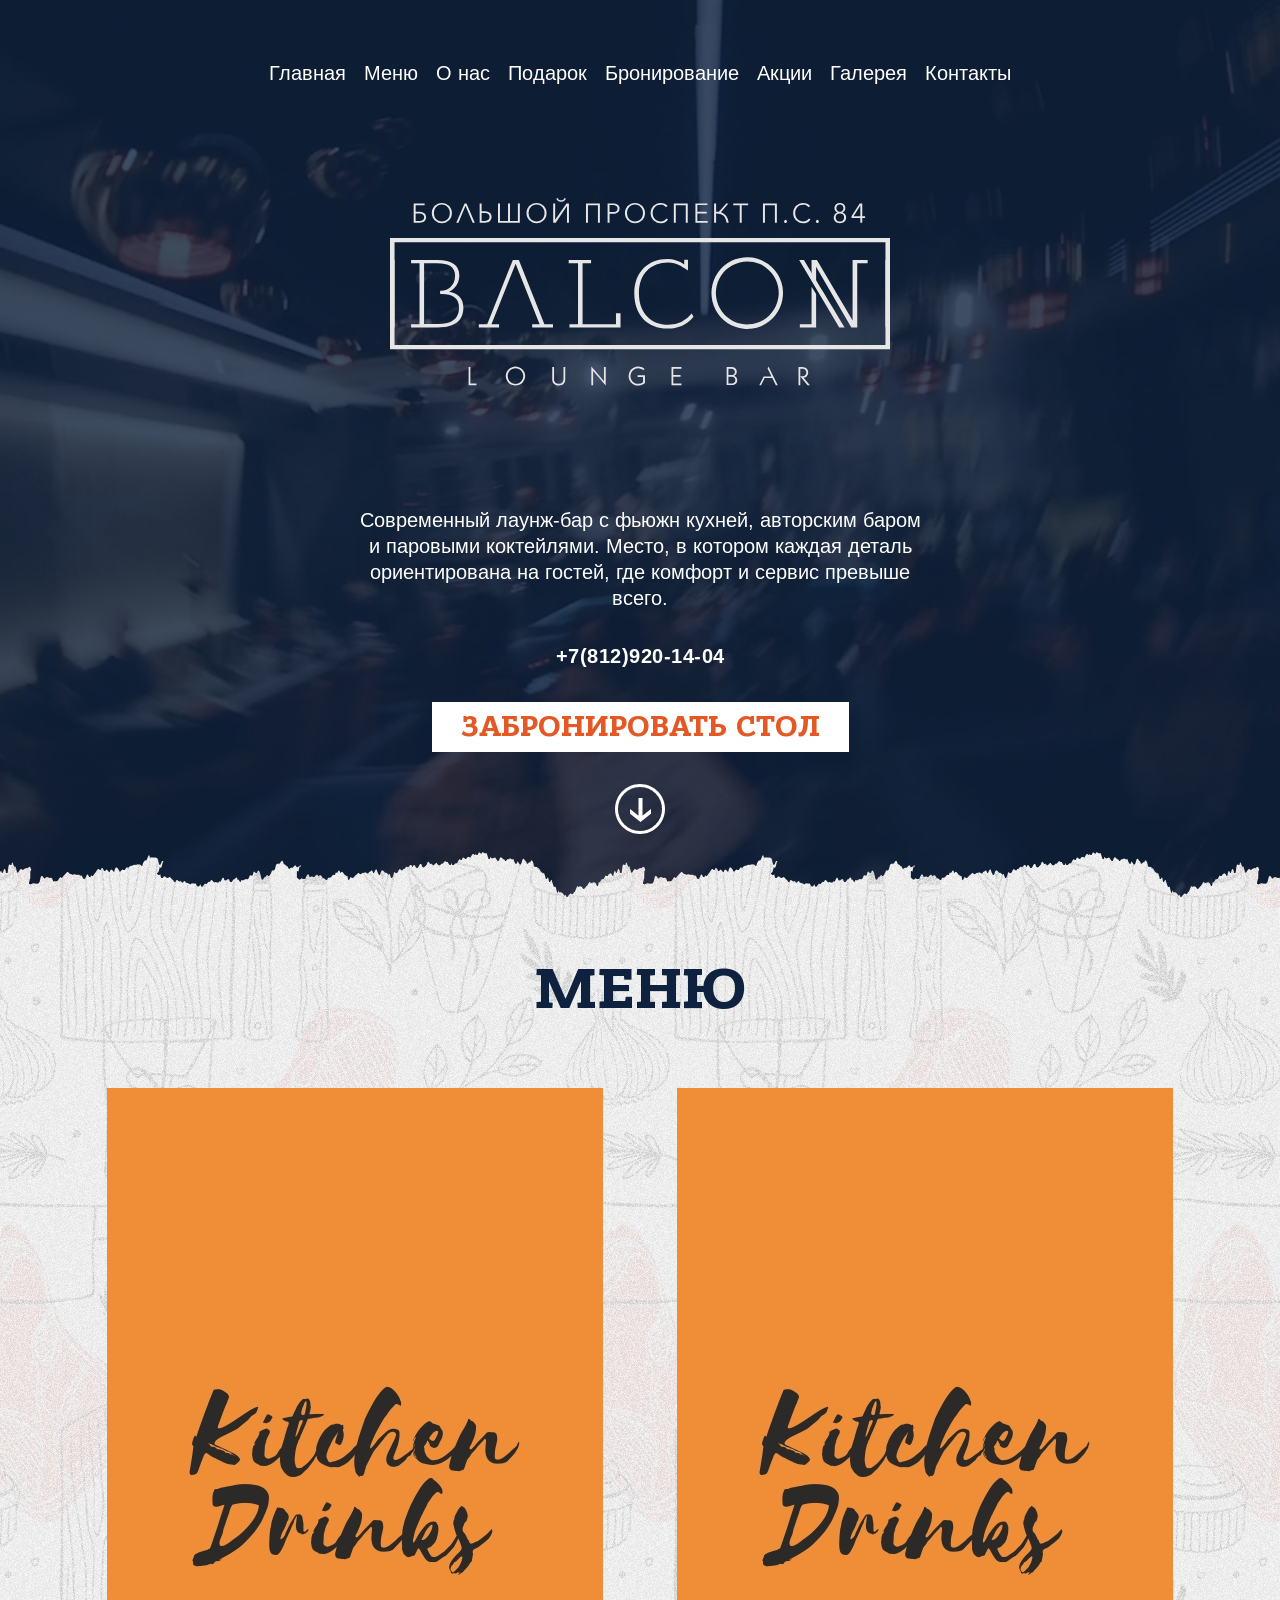
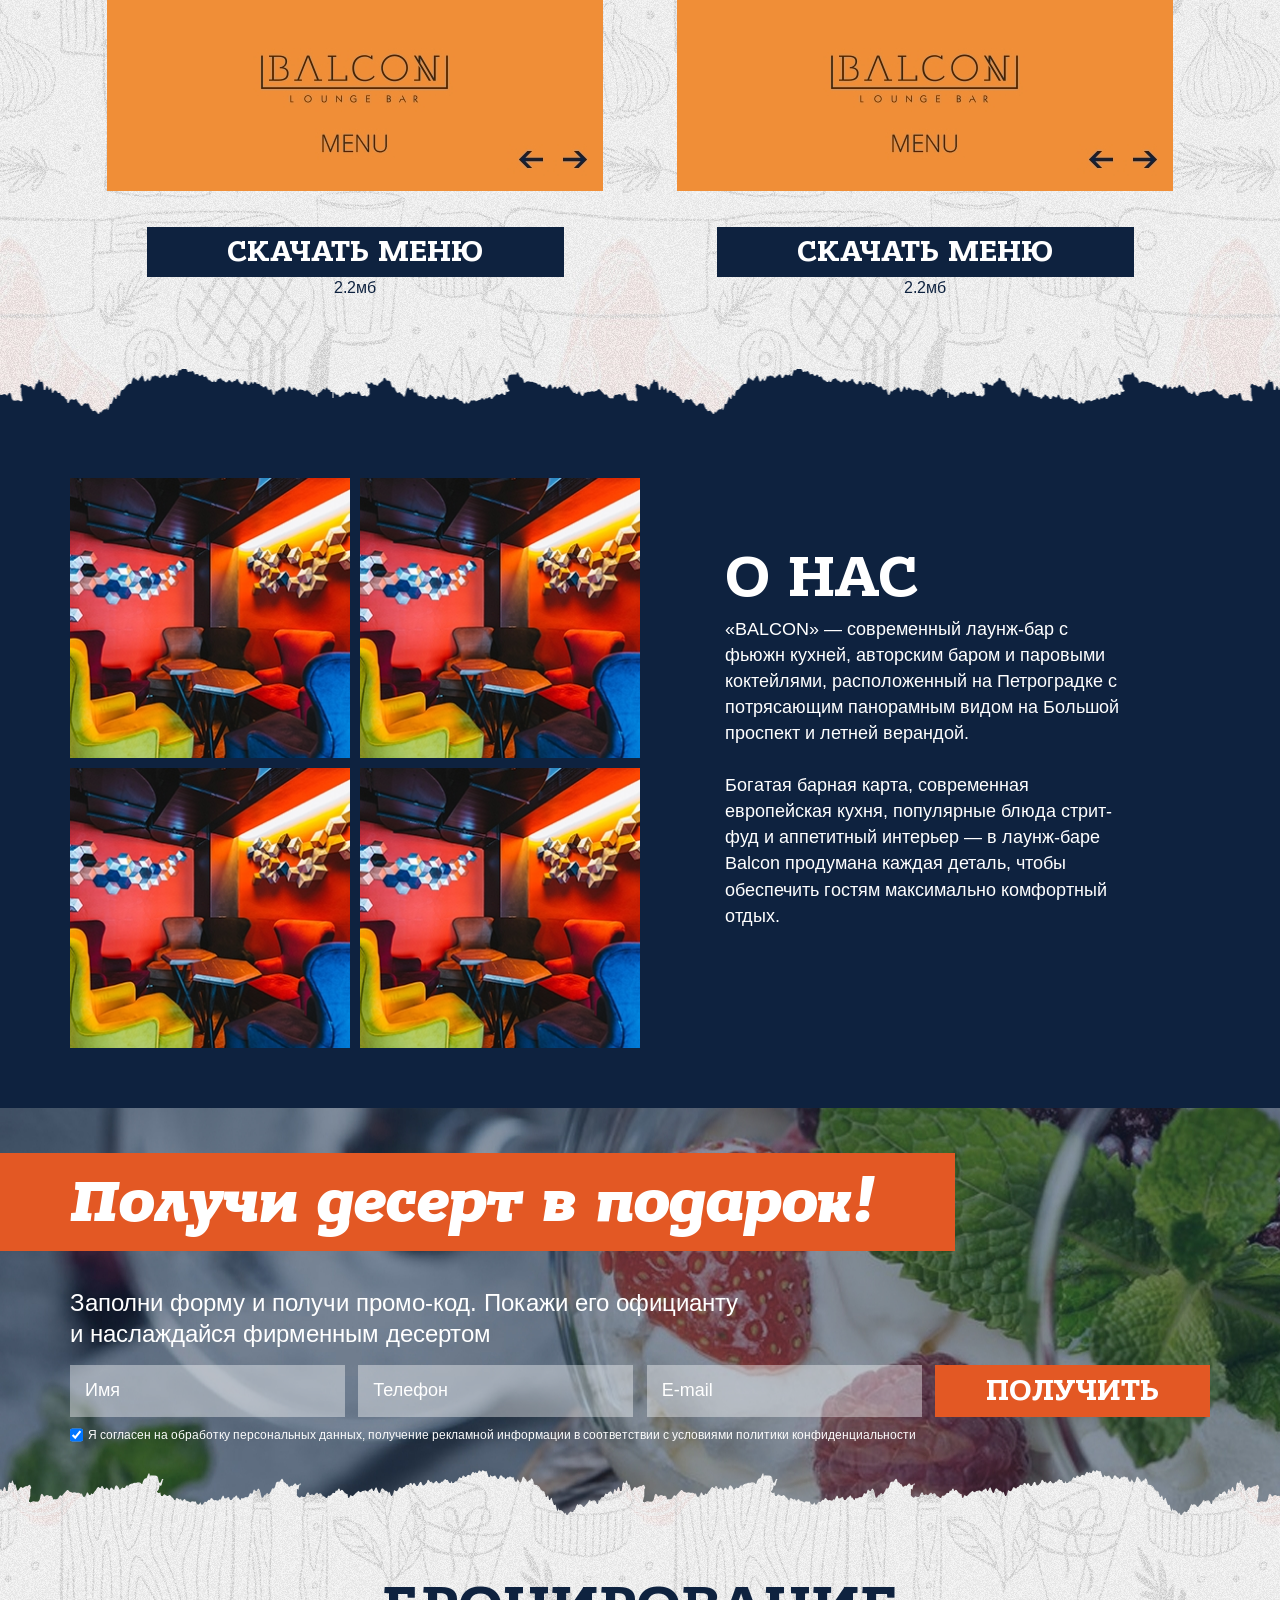
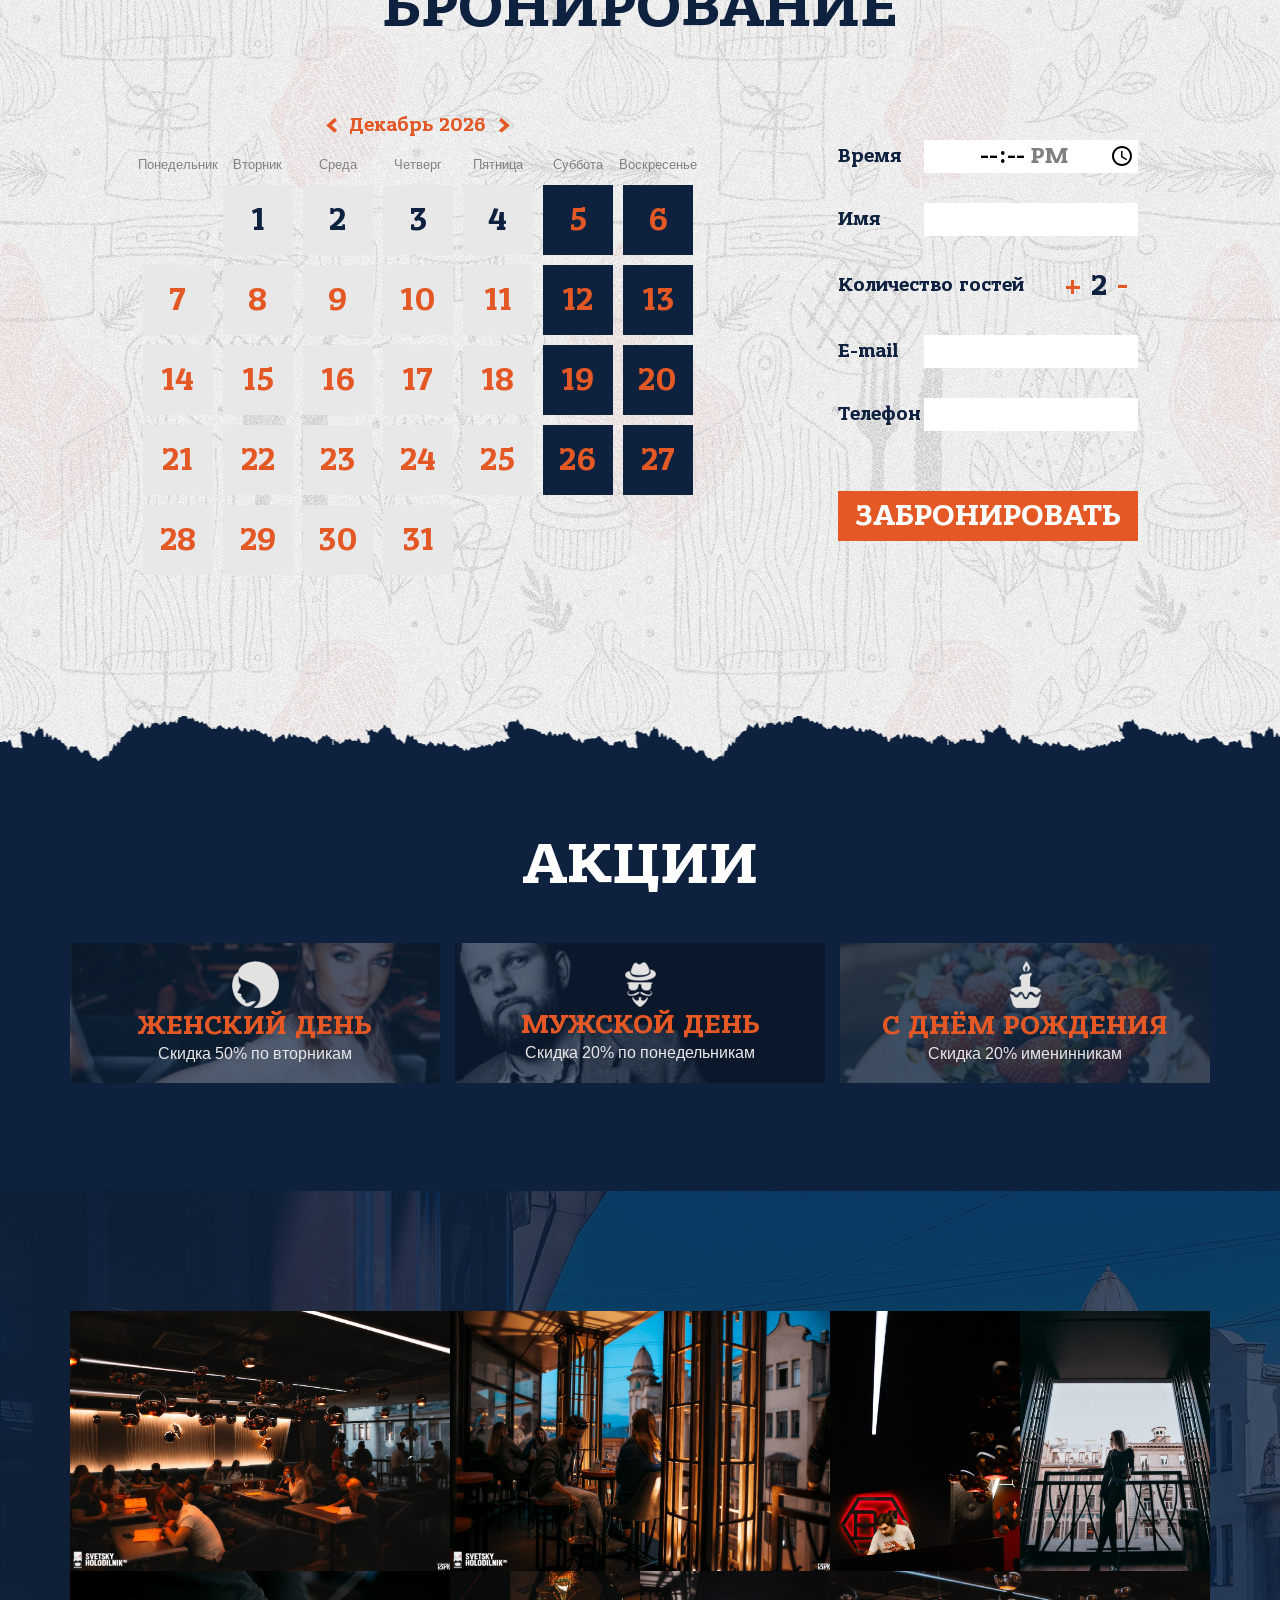
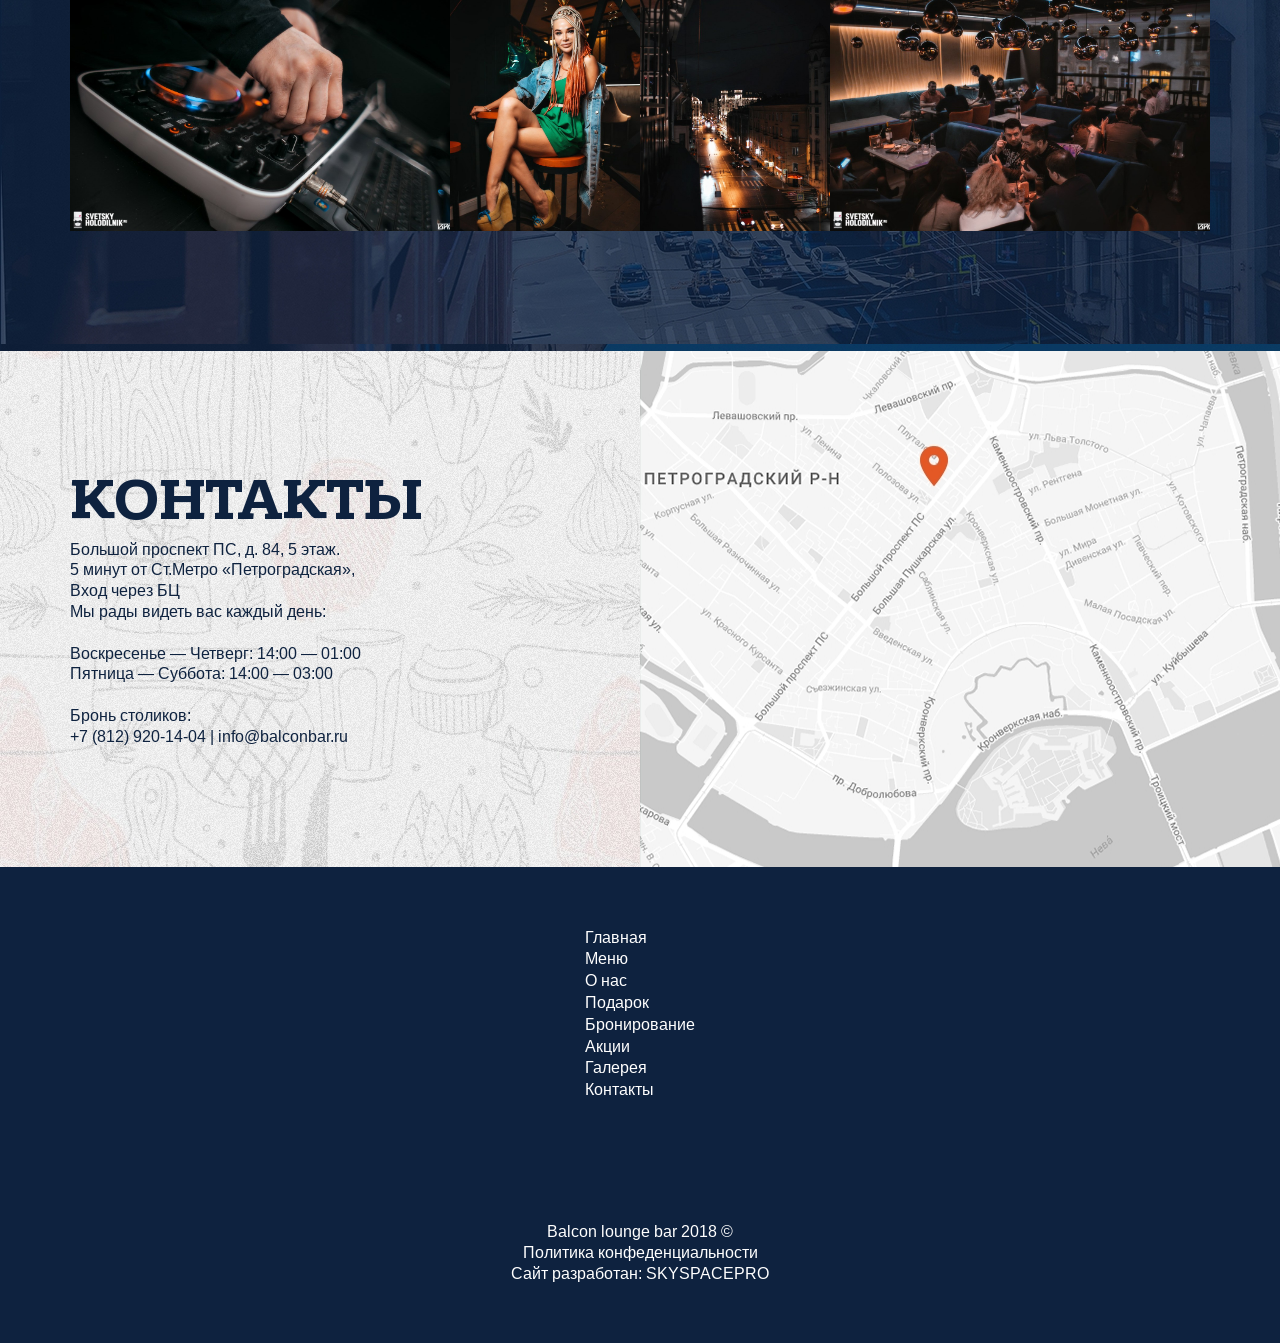
<file: public_html/index.html>
<!DOCTYPE html>
<html>
<head>
	<title></title>
	<meta charset="utf-8">
	<meta name="viewport" content="width=device-width, initial-scale=1">
	<link rel="stylesheet" type="text/css" href="assets/css/style.css">
	<script src="https://code.jquery.com/jquery-2.2.4.js"></script>
</head>
<body>
	<div class="wrapper">

		<section class="header">
			<div class="side-links">
				<div class="smm-icon"></div>
				<div class="icon-container">
					<div class="smm-icon"></div>
					<div class="smm-icon"></div>
					<div class="smm-icon"></div>
				</div>
			</div>
			<div class="container">
				<ul class="header__nav">
					<li><a>Главная</a></li>
					<li><a>Меню</a></li>
					<li><a>О нас</a></li>
					<li><a>Подарок</a></li>
					<li><a>Бронирование</a></li>
					<li><a>Акции</a></li>
					<li><a>Галерея</a></li>
					<li><a>Контакты</a></li>
				</ul>
				<a class="header__logo">
					<img src="assets/img/logo-main.svg">
				</a>
				<p>Cовременный лаунж-бар с фьюжн кухней, авторским баром<br>и паровыми коктейлями. Место, в котором каждая деталь<br>ориентирована на гостей, где комфорт и сервис превыше всего.</p>
				<span>+7(812)920-14-04</span>
				<a class="button">ЗАБРОНИРОВАТЬ СТОЛ</a>
				<a class="arrow">
					<img src="assets/img/arrow.png">
				</a>
			</div>
		</section>

		<section class="menu has-pattern">
			<h1>Меню</h1>
			<div class="container">
				<div class="menu__slider">
					<div class="slider-container">
						<img src="assets/img/slider-plate.jpg">
					</div>
					<a class="button">Скачать меню</a>
					<span>2.2мб</span> <!-- уточнить -->
				</div>
				<div class="menu__slider">
					<div class="slider-container">
						<img src="assets/img/slider-plate.jpg">
					</div>
					<a class="button">Скачать меню</a>
					<span>2.2мб</span> <!-- уточнить -->
				</div>
			</div>
		</section>

		<section class="about">
			<div class="container">
				<div class="about-gallery">
					<div class="gallery-photo"></div>
					<div class="gallery-photo"></div>
					<div class="gallery-photo"></div>
					<div class="gallery-photo"></div>
				</div>
				<div class="about-content">
					<h1>О нас</h1>
					<p>«BALCON» — современный лаунж-бар с фьюжн кухней, авторским баром и паровыми коктейлями, расположенный на Петроградке с потрясающим панорамным видом на Большой проспект и летней верандой.</p>
					<p>Богатая барная карта, современная европейская кухня, популярные блюда стрит-фуд и аппетитный интерьер — в лаунж-баре Balcon продумана каждая деталь, чтобы обеспечить гостям максимально комфортный отдых.</p>
					<div class="icon-container">
						<div class="smm-icon"></div>
						<div class="smm-icon"></div>
						<div class="smm-icon"></div>
					</div>
				</div>
			</div>
		</section>

		<section class="dessert">
			<h1>Получи десерт в подарок!</h1>
			<div class="container">
				<p>Заполни форму и получи промо-код. Покажи его официанту и наслаждайся фирменным десертом</p>
				<form>
					<div class="fields">
						<input type="text" name="name" placeholder="Имя">
						<input type="text" name="phone" placeholder="Телефон">
						<input type="text" name="email" placeholder="E-mail">
						<button type="submit" class="button">Получить</button>
					</div>
					<div class="checkbox">
						<input type="checkbox" checked required name="">
						<label>Я согласен на обработку персональных данных, получение рекламной информации в соответствии с условиями политики конфиденциальности</label>
					</div>
				</form>
			</div>
		</section>

		<section class="booking has-pattern">
			<h1>Бронирование</h1>
			<form class="container">
				
				<div class="booking-ui">
					<div class="month-container">
						<div onclick="go(-1)" class="arrow"><</div>
						<div id="js-trigger-month"></div>
						<div onclick="go(1)" class="arrow">></div>
					</div>
					<div class="week-days">
						<div>Понедельник</div>
						<div>Вторник</div>
						<div>Среда</div>
						<div>Четверг</div>
						<div>Пятница</div>
						<div>Суббота</div>
						<div>Воскресенье</div>
					</div>
					<div id="calendar-frame" class="js-calendar"></div>
				</div>

				<div class="booking-ui-form-container">
					<div class="time-container">
						<span>Время</span>
						<input type="time" id="appt-time" name="appt-time" min="14:00" max="23:59" required />
					</div>
					<div class="text-container">
						<span>Имя</span>
						<input type="text" name="name">
					</div>
					<div class="text-container">
						<span>Количество гостей</span>
						<div class="guests-container">
							<span class="more">+</span>
							<span id="guests">2</span>
							<span class="less">-</span>
						</div>
					</div>
					<div class="text-container">
						<span>E-mail</span>
						<input type="text" name="name">
					</div>
					<div class="text-container">
						<span>Телефон</span>
						<input type="text" name="name">
					</div>
					<button type="submit" class="button">Забронировать</button>
				</div>
			</form>
		</section>
		
		<section class="actions">
			<div class="container">
				<h1>Акции</h1>
				<div class="grid-container">
					<div class="offer">
						<div class="offer-title woman">
							<img src="assets/img/icons/woman.png">
							<h2>Женский день</h2>
							<span>Скидка 50% по вторникам</span>
						</div>
						<div class="offer-description">
							<h2>Женский день</h2>
							<span>
							Каждый вторник для женских компаний от 4-х человек действует скидка 50% на бар и кухню.
							</span>
						</div>
					</div>
					<div class="offer">
						<div class="offer-title men">
							<img src="assets/img/icons/men.png">
							<h2>Мужской день</h2>
							<span>Скидка 20% по понедельникам</span>
						</div>
						<div class="offer-description">
							<h2>Мужской день</h2>
							<span>Каждый понедельник скидка 20% на все меню для мужской компании от 4-х человек.</span>
						</div>
					</div>
					<div class="offer">
						<div class="offer-title birthday">
							<img src="assets/img/icons/birthday.png">
							<h2>С днём рождения</h2>
							<span>Скидка 20% именинникам</span>
						</div>
						<div class="offer-description">
						<h2>С днём рождения</h2>
						<span>Скидка именинникам 20% за 3 дня до праздника, в сам День Рождения и 3 дня после</span></div>
					</div>
				</div>
			</div>
		</section>

		<section class="gallery">
			<div class="container">
				<div class="gallery_photo full"></div>
				<div class="gallery_photo full"></div>
				<div class="gallery_photo half"></div>
				<div class="gallery_photo half"></div>
				<div class="gallery_photo full"></div>
				<div class="gallery_photo half"></div>
				<div class="gallery_photo half"></div>
				<div class="gallery_photo full"></div>
			</div>
		</section>

		<section class="contacts has-pattern">
			<div class="container">
				<h1>Контакты</h1>
				<p>Большой проспект ПС, д. 84, 5 этаж.<br>5 минут от Ст.Метро «Петроградская»,<br>Вход через БЦ</p>
				<p>Мы рады видеть вас  каждый день:<br><br>
					Воскресенье — Четверг: 14:00 — 01:00<br>
					Пятница — Суббота: 14:00 — 03:00<br><br>
					Бронь столиков:<br>
					+7 (812) 920-14-04 | info@balconbar.ru
				</p>
				<div class="icon-container">
					<div class="smm-icon"></div>
					<div class="smm-icon"></div>
					<div class="smm-icon"></div>
				</div>
			</div>
			<div class="map"></div> 
		</section>

		<section class="footer">
			<div class="container">
				<div class="logo-footer"></div>
				<ul>
					<li><a>Главная</a></li>
					<li><a>Меню</a></li>
					<li><a>О нас</a></li>
					<li><a>Подарок</a></li>
					<li><a>Бронирование</a></li>
					<li><a>Акции</a></li>
					<li><a>Галерея</a></li>
					<li><a>Контакты</a></li>
				</ul>
			</div>
			<div class="container">
				<a>Balcon lounge bar 2018 &copy;</a>
				<a>Политика конфеденциальности</a>
				<a>Сайт разработан: SKYSPACEPRO</a>
			</div>
		</section>
	</div>
	<script async type="text/javascript" src="assets/js/script.js"></script>
</body>
</html>
</file>
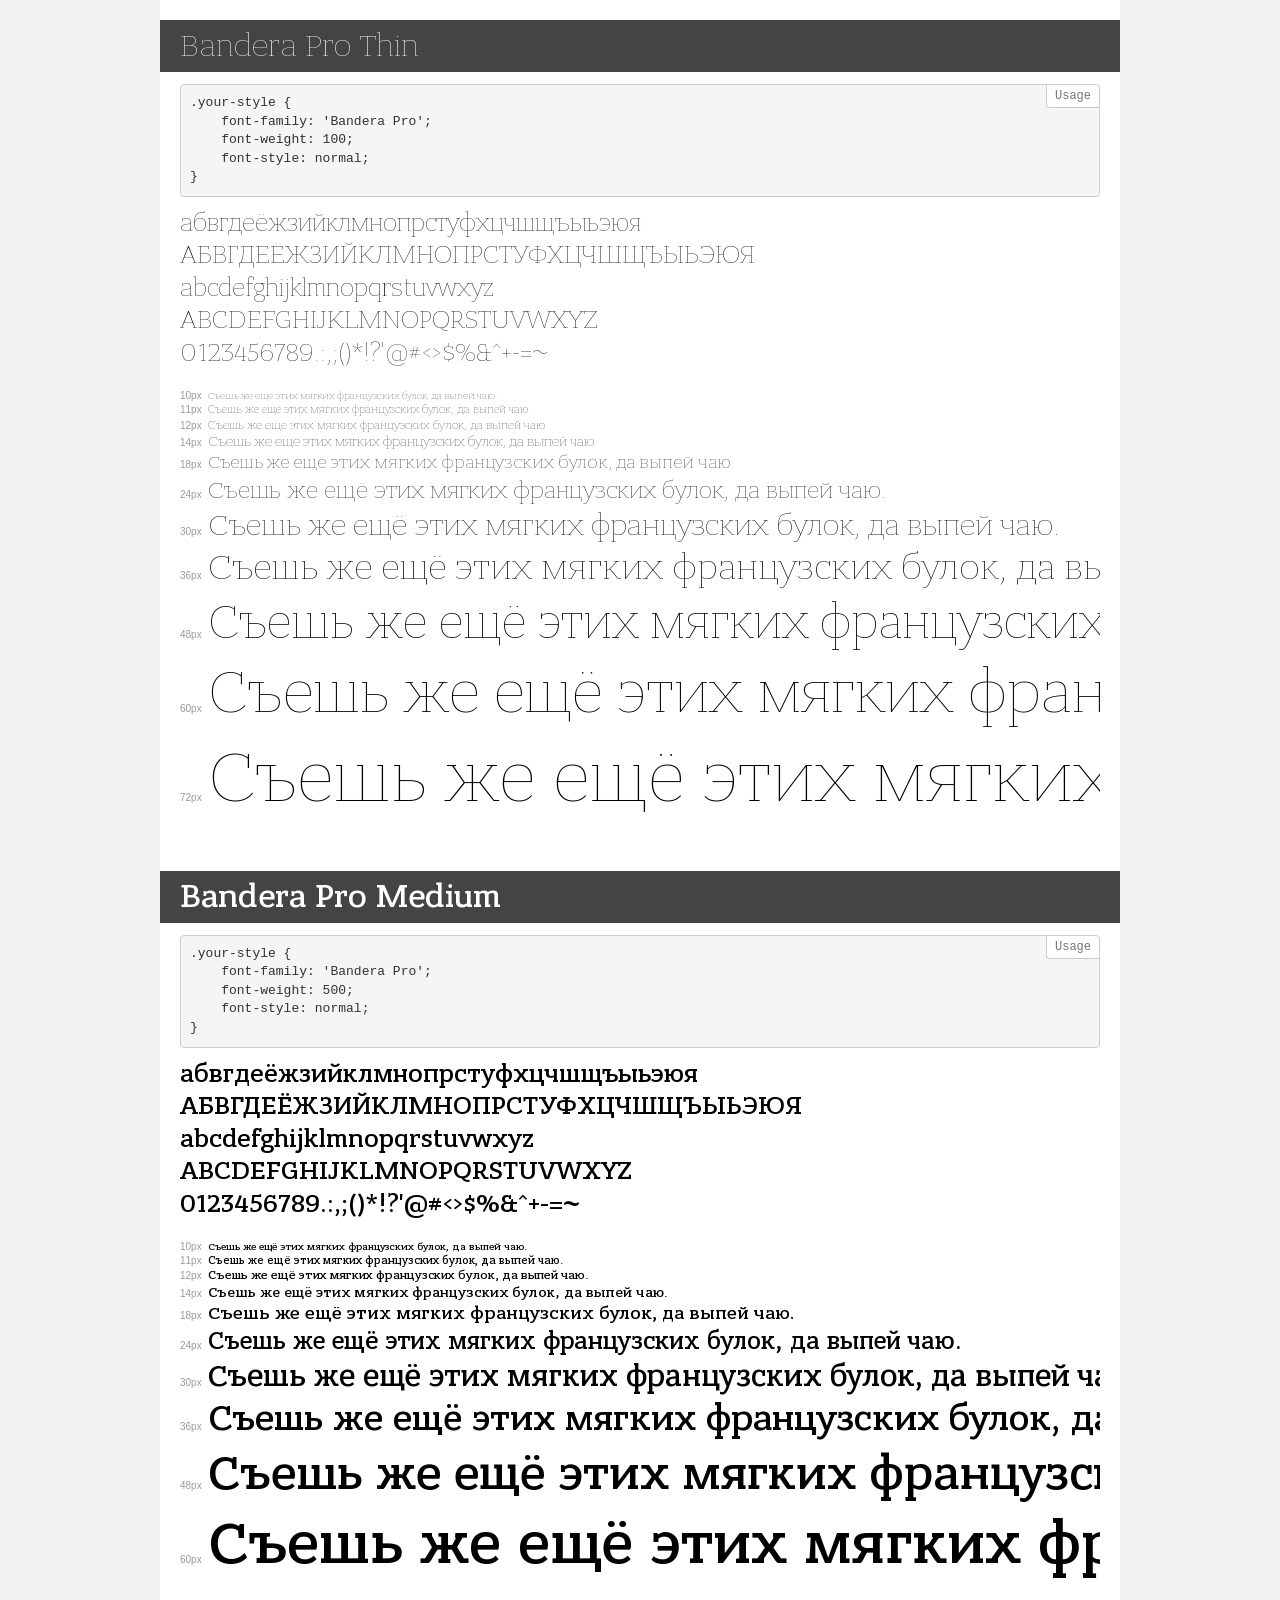
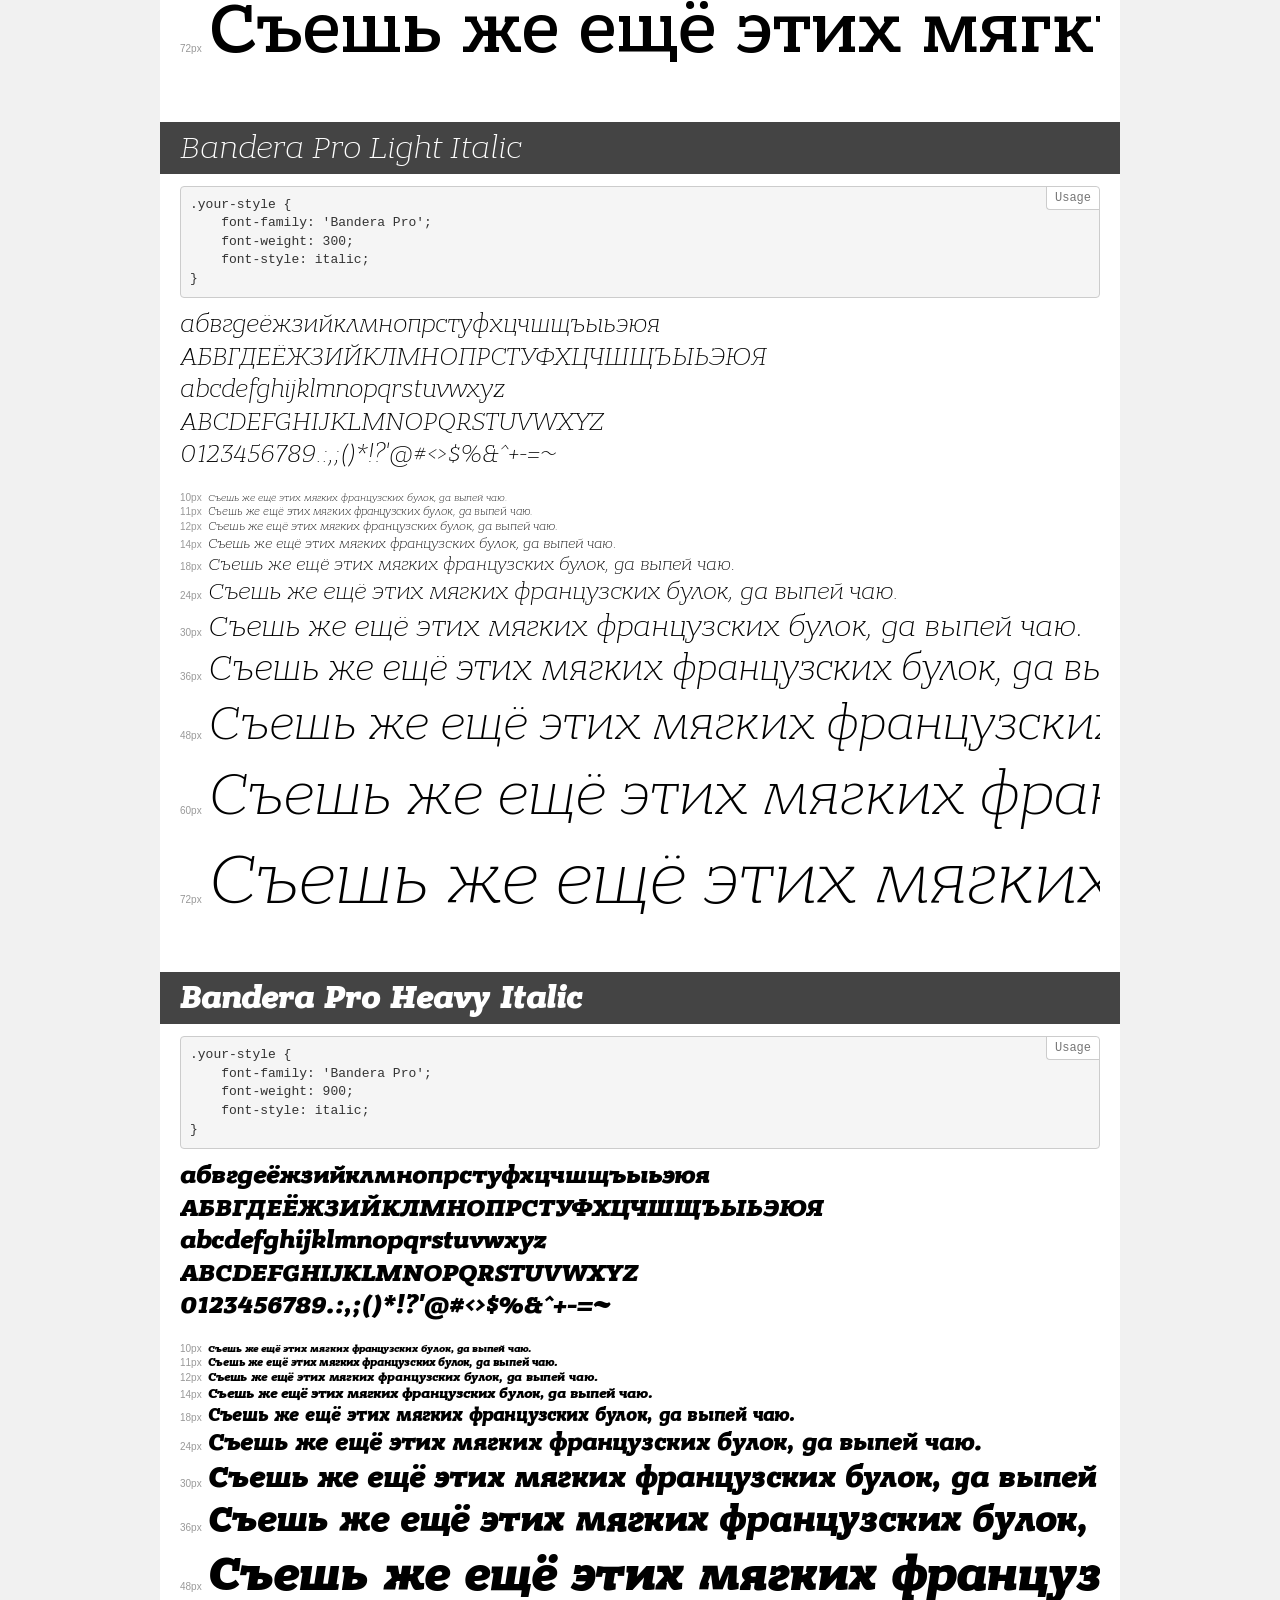
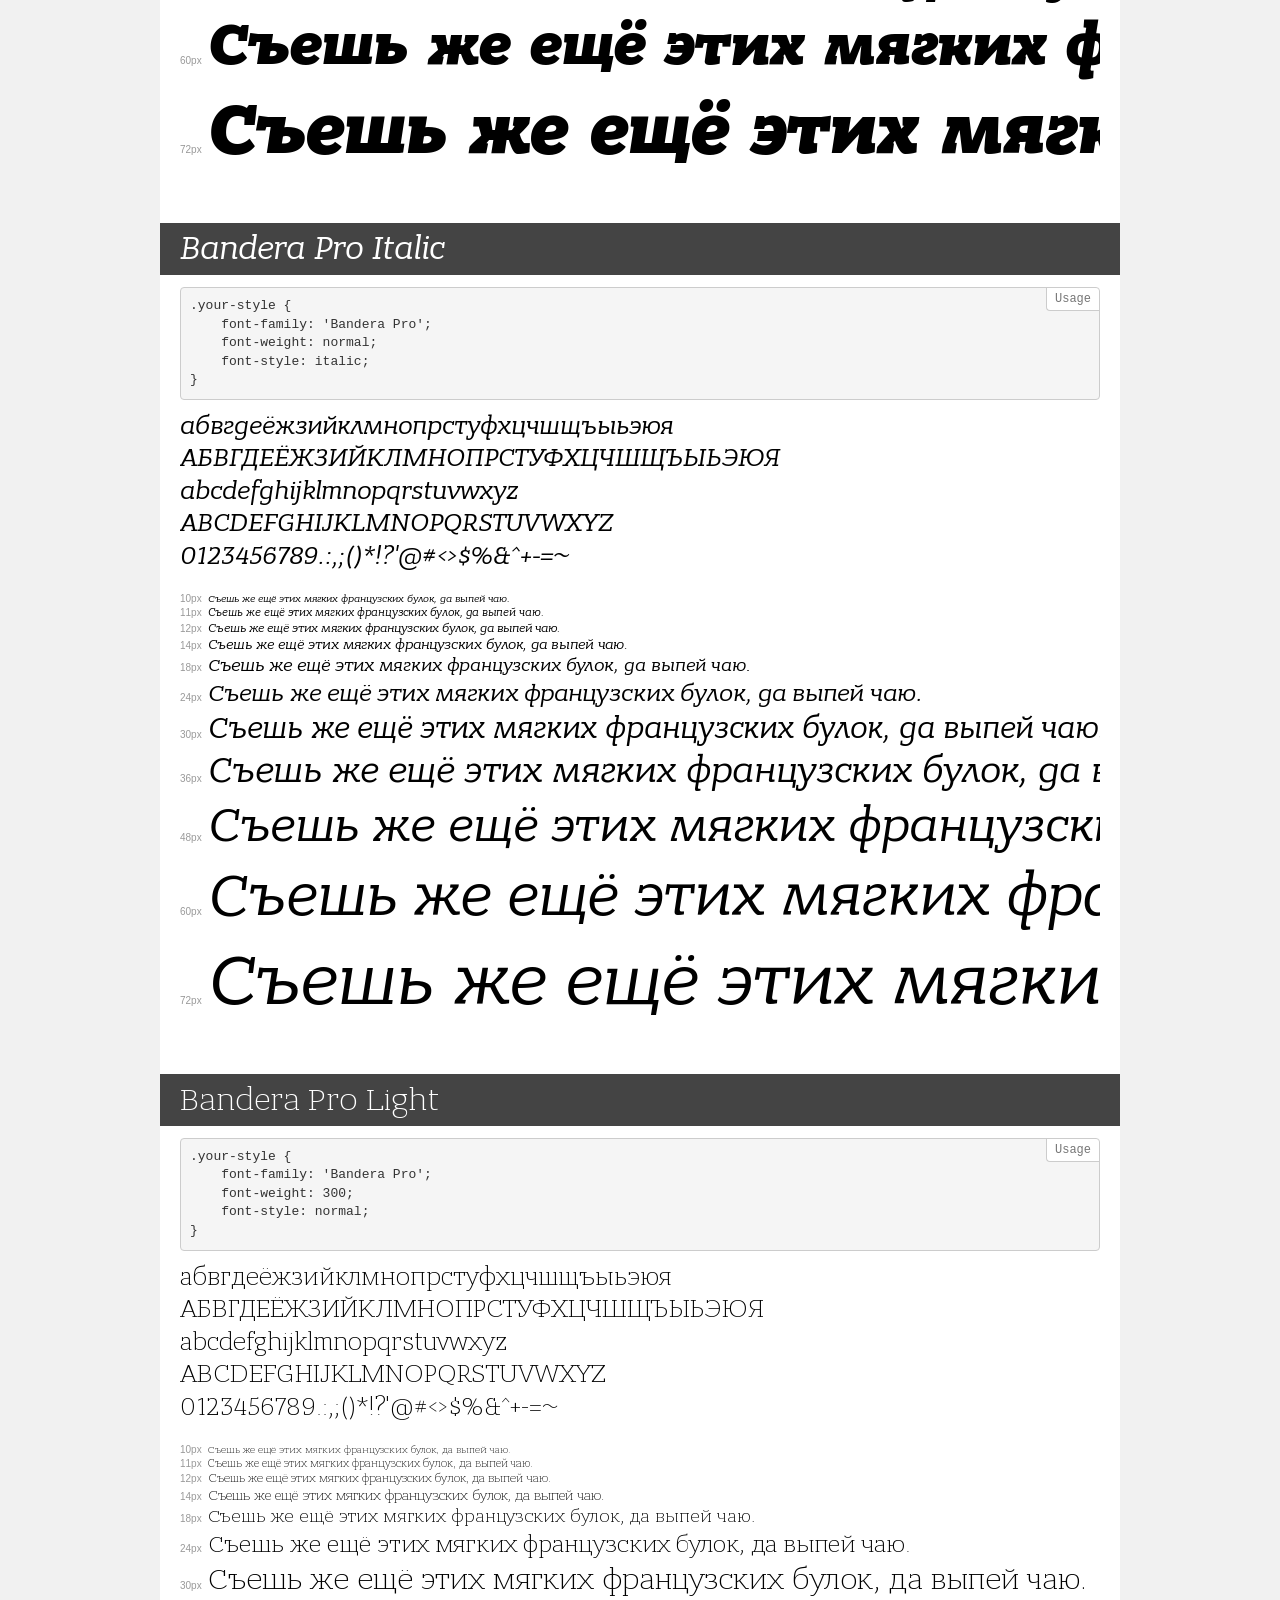
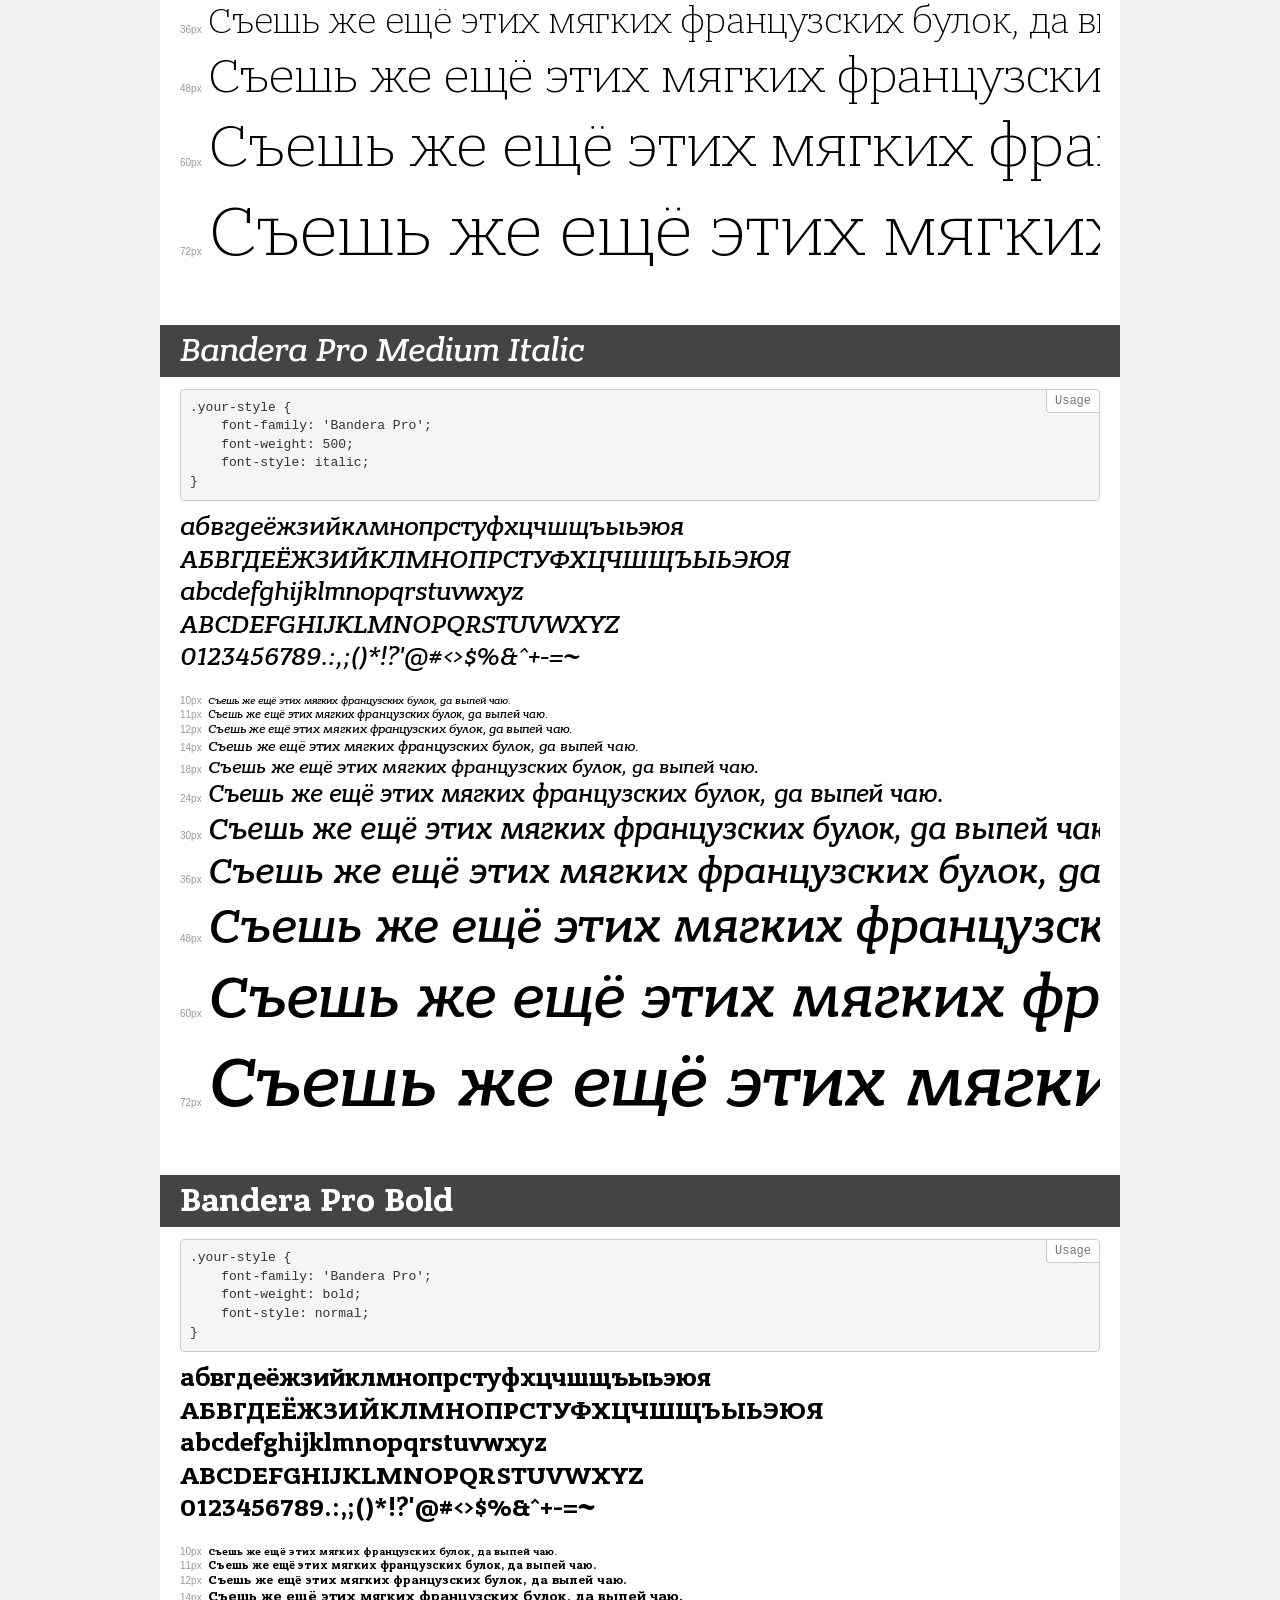
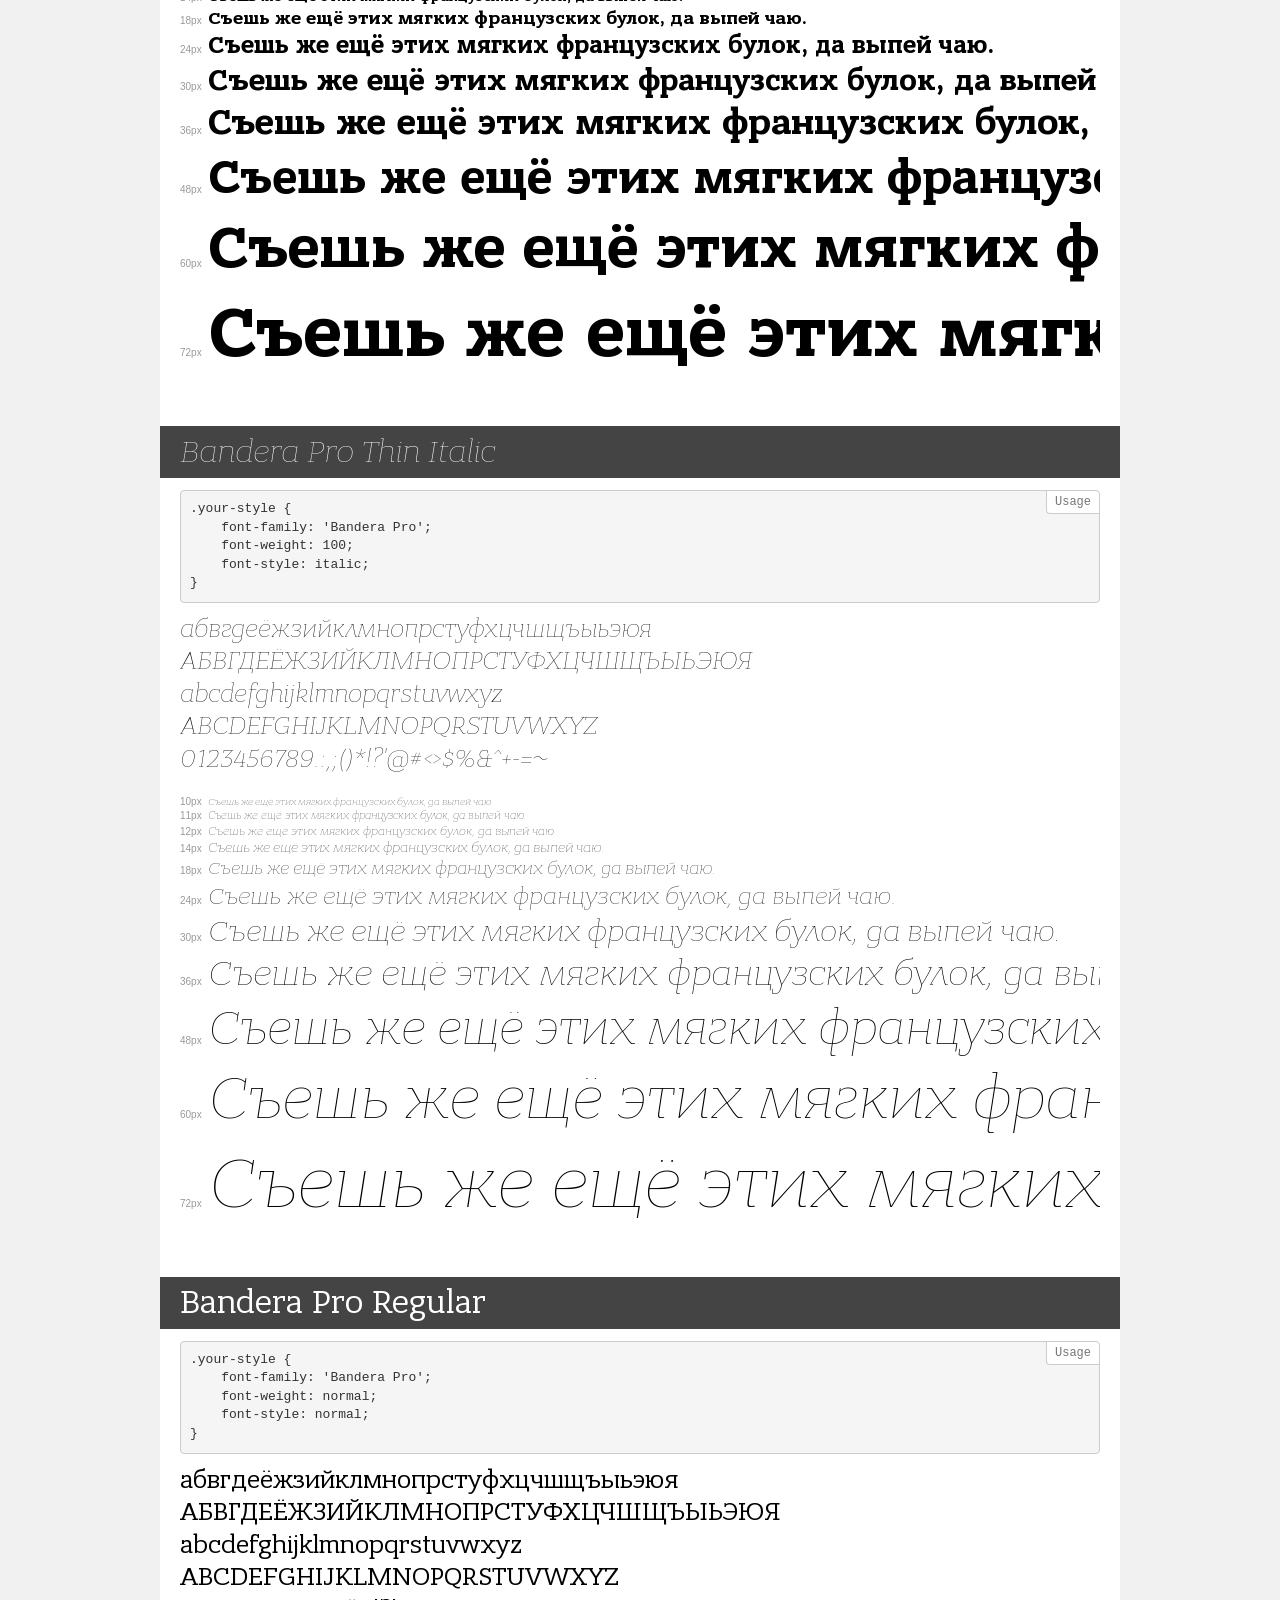
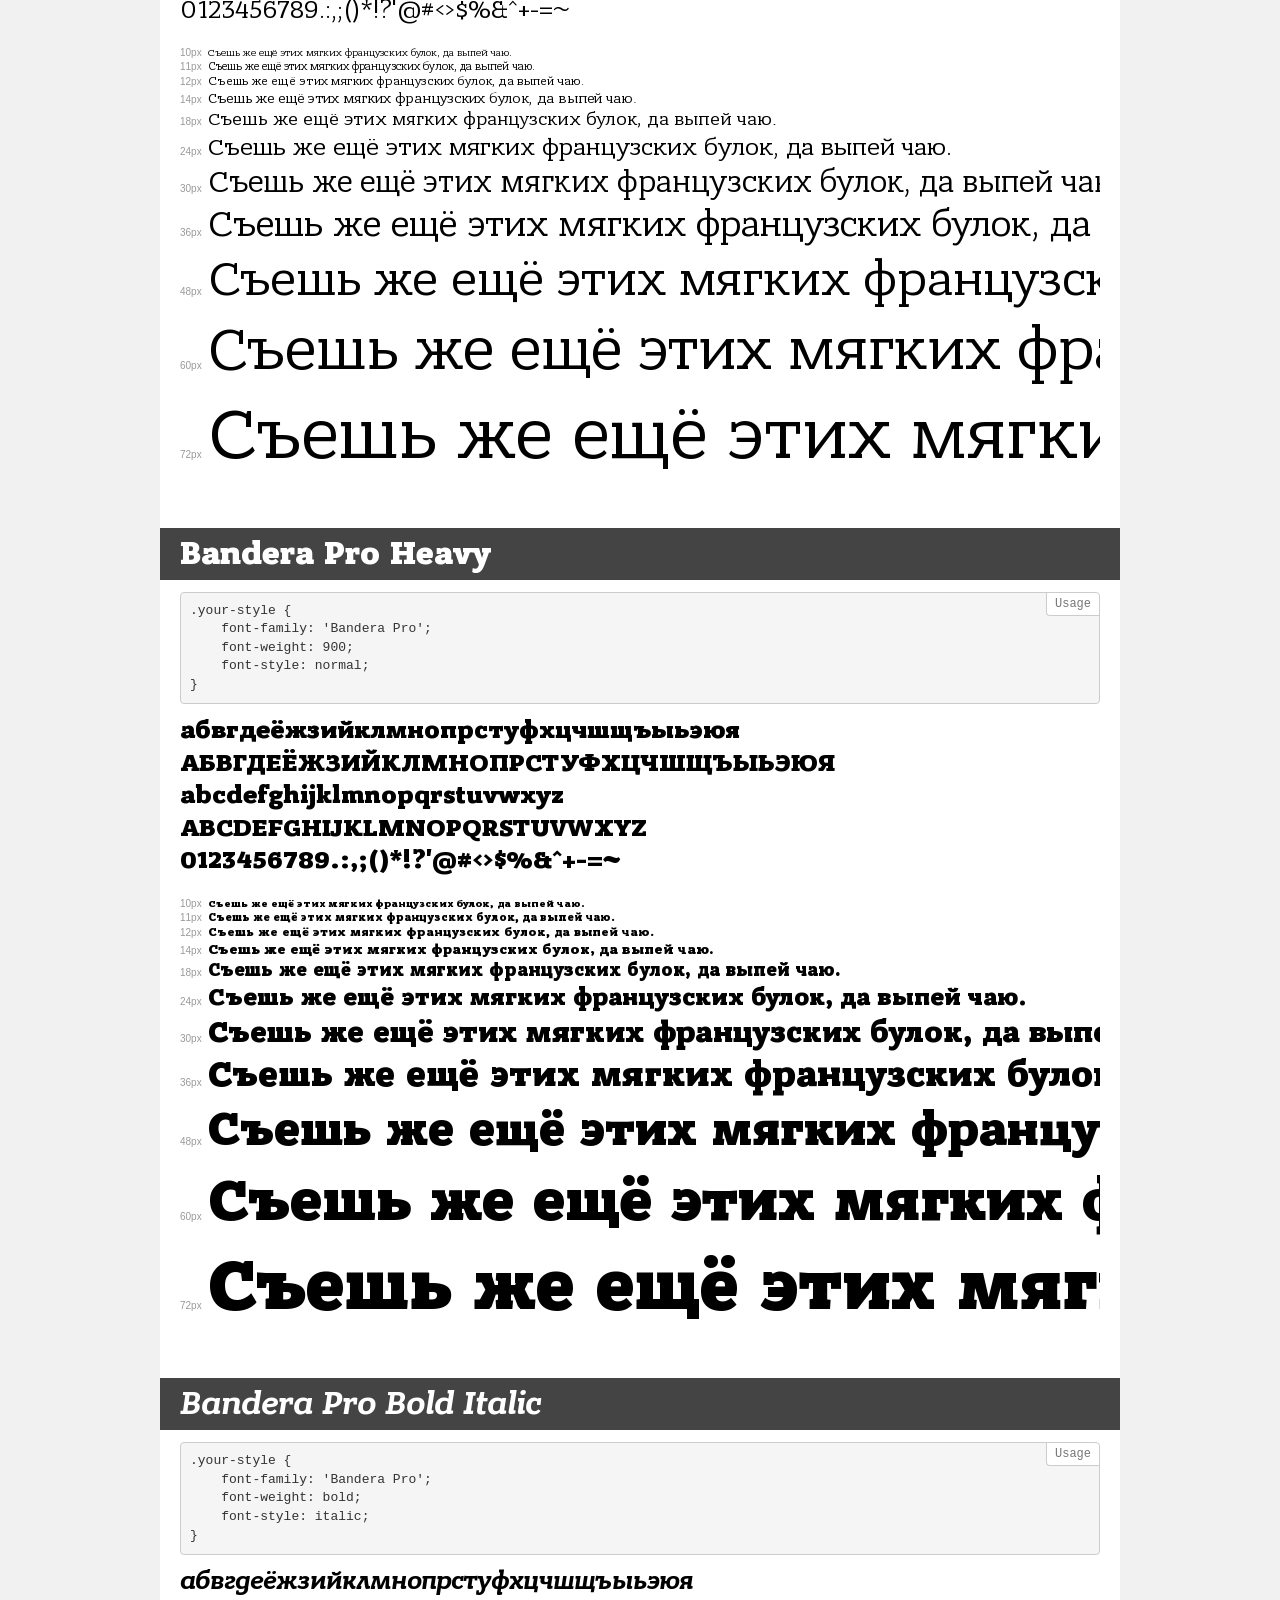
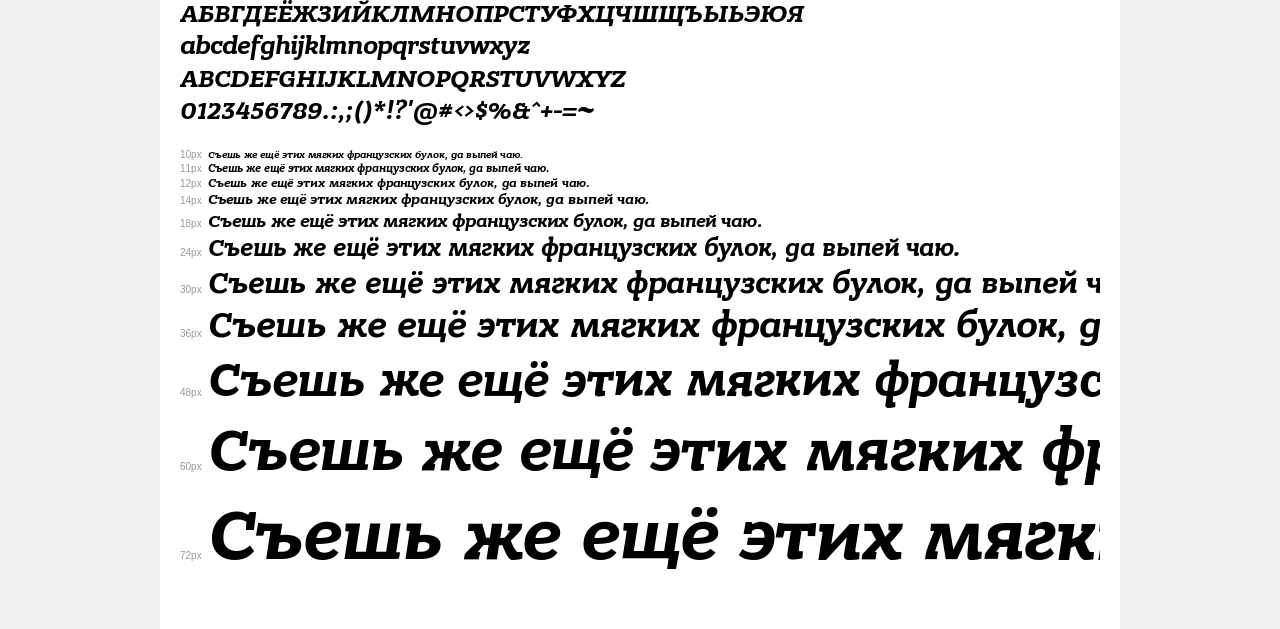
<file: public_html/assets/fonts/demo.html>
<!DOCTYPE html>
<html>
<head>
	<meta charset="utf-8">
	<meta http-equiv="X-UA-Compatible" content="IE=edge">
	<meta name="viewport" content="width=device-width, initial-scale=1">
	<meta name="robots" content="noindex, noarchive">
	<title>Transfonter demo</title>
	<link href="stylesheet.css" rel="stylesheet">
	<style>
		/*
		http://meyerweb.com/eric/tools/css/reset/
		v2.0 | 20110126
		License: none (public domain)
		*/
		html, body, div, span, applet, object, iframe,
		h1, h2, h3, h4, h5, h6, p, blockquote, pre,
		a, abbr, acronym, address, big, cite, code,
		del, dfn, em, img, ins, kbd, q, s, samp,
		small, strike, strong, sub, sup, tt, var,
		b, u, i, center,
		dl, dt, dd, ol, ul, li,
		fieldset, form, label, legend,
		table, caption, tbody, tfoot, thead, tr, th, td,
		article, aside, canvas, details, embed,
		figure, figcaption, footer, header, hgroup,
		menu, nav, output, ruby, section, summary,
		time, mark, audio, video {
			margin: 0;
			padding: 0;
			border: 0;
			font-size: 100%;
			font: inherit;
			vertical-align: baseline;
		}
		/* HTML5 display-role reset for older browsers */
		article, aside, details, figcaption, figure,
		footer, header, hgroup, menu, nav, section {
			display: block;
		}
		body {
			line-height: 1;
		}
		ol, ul {
			list-style: none;
		}
		blockquote, q {
			quotes: none;
		}
		blockquote:before, blockquote:after,
		q:before, q:after {
			content: '';
			content: none;
		}
		table {
			border-collapse: collapse;
			border-spacing: 0;
		}
		/* common styles */
		body {
			background: #f1f1f1;
			color: #000;
		}
		.page {
			background: #fff;
			width: 920px;
			margin: 0 auto;
			padding: 20px 20px 0 20px;
			overflow: hidden;
		}
		.font-container {
			overflow-x: auto;
			overflow-y: hidden;
			margin-bottom: 40px;
			line-height: 1.3;
			white-space: nowrap;
			padding-bottom: 5px;
		}
		h1 {
			position: relative;
			background: #444;
			font-size: 32px;
			color: #fff;
			padding: 10px 20px;
			margin: 0 -20px 12px -20px;
		}
		.letters {
			font-size: 25px;
			margin-bottom: 20px;
		}
		.s10:before {
			content: '10px';
		}
		.s11:before {
			content: '11px';
		}
		.s12:before {
			content: '12px';
		}
		.s14:before {
			content: '14px';
		}
		.s18:before {
			content: '18px';
		}
		.s24:before {
			content: '24px';
		}
		.s30:before {
			content: '30px';
		}
		.s36:before {
			content: '36px';
		}
		.s48:before {
			content: '48px';
		}
		.s60:before {
			content: '60px';
		}
		.s72:before {
			content: '72px';
		}
		.s10:before, .s11:before, .s12:before, .s14:before,
		.s18:before, .s24:before, .s30:before, .s36:before,
		.s48:before, .s60:before, .s72:before {
			font-family: Arial, sans-serif;
			font-size: 10px;
			font-weight: normal;
			font-style: normal;
			color: #999;
			padding-right: 6px;
		}
		pre {
			display: block;
			position: relative;
			padding: 9px;
			margin: 0 0 10px;
			font-family: Monaco, Menlo, Consolas, "Courier New", monospace !important;
			font-size: 13px;
			line-height: 1.428571429;
			color: #333;
			font-weight: normal !important;
			font-style: normal !important;
			background-color: #f5f5f5;
			border: 1px solid #ccc;
			overflow-x: auto;
			border-radius: 4px;
		}
		pre:after {
			display: block;
			position: absolute;
			right: 0;
			top: 0;
			content: 'Usage';
			line-height: 1;
			padding: 5px 8px;
			font-size: 12px;
			color: #767676;
			background-color: #fff;
			border: 1px solid #ccc;
			border-right: none;
			border-top: none;
			border-radius: 0 4px 0 4px;
			z-index: 10;
		}
		/* responsive */
		@media (max-width: 959px) {
			.page {
				width: auto;
				margin: 0;
			}
		}
	</style>
</head>
<body>
<div class="page">
	<div class="demo" style="font-family: 'Bandera Pro'; font-weight: 100; font-style: normal;">
		<h1>Bandera Pro Thin</h1>
		<pre>.your-style {
    font-family: 'Bandera Pro';
    font-weight: 100;
    font-style: normal;
}</pre>
		<div class="font-container">
			<p class="letters">
				абвгдеёжзийклмнопрстуфхцчшщъыьэюя <br />
				АБВГДЕЁЖЗИЙКЛМНОПРСТУФХЦЧШЩЪЫЬЭЮЯ <br />
				abcdefghijklmnopqrstuvwxyz <br />
				ABCDEFGHIJKLMNOPQRSTUVWXYZ <br />				0123456789.:,;()*!?'@#<>$%&^+-=~
			</p>
			<p class="s10" style="font-size: 10px;">Съешь же ещё этих мягких французских булок, да выпей чаю.</p>
			<p class="s11" style="font-size: 11px;">Съешь же ещё этих мягких французских булок, да выпей чаю.</p>
			<p class="s12" style="font-size: 12px;">Съешь же ещё этих мягких французских булок, да выпей чаю.</p>
			<p class="s14" style="font-size: 14px;">Съешь же ещё этих мягких французских булок, да выпей чаю.</p>
			<p class="s18" style="font-size: 18px;">Съешь же ещё этих мягких французских булок, да выпей чаю.</p>
			<p class="s24" style="font-size: 24px;">Съешь же ещё этих мягких французских булок, да выпей чаю.</p>
			<p class="s30" style="font-size: 30px;">Съешь же ещё этих мягких французских булок, да выпей чаю.</p>
			<p class="s36" style="font-size: 36px;">Съешь же ещё этих мягких французских булок, да выпей чаю.</p>
			<p class="s48" style="font-size: 48px;">Съешь же ещё этих мягких французских булок, да выпей чаю.</p>
			<p class="s60" style="font-size: 60px;">Съешь же ещё этих мягких французских булок, да выпей чаю.</p>
			<p class="s72" style="font-size: 72px;">Съешь же ещё этих мягких французских булок, да выпей чаю.</p>
		</div>
	</div>
	<div class="demo" style="font-family: 'Bandera Pro'; font-weight: 500; font-style: normal;">
		<h1>Bandera Pro Medium</h1>
		<pre>.your-style {
    font-family: 'Bandera Pro';
    font-weight: 500;
    font-style: normal;
}</pre>
		<div class="font-container">
			<p class="letters">
				абвгдеёжзийклмнопрстуфхцчшщъыьэюя <br />
				АБВГДЕЁЖЗИЙКЛМНОПРСТУФХЦЧШЩЪЫЬЭЮЯ <br />
				abcdefghijklmnopqrstuvwxyz <br />
				ABCDEFGHIJKLMNOPQRSTUVWXYZ <br />				0123456789.:,;()*!?'@#<>$%&^+-=~
			</p>
			<p class="s10" style="font-size: 10px;">Съешь же ещё этих мягких французских булок, да выпей чаю.</p>
			<p class="s11" style="font-size: 11px;">Съешь же ещё этих мягких французских булок, да выпей чаю.</p>
			<p class="s12" style="font-size: 12px;">Съешь же ещё этих мягких французских булок, да выпей чаю.</p>
			<p class="s14" style="font-size: 14px;">Съешь же ещё этих мягких французских булок, да выпей чаю.</p>
			<p class="s18" style="font-size: 18px;">Съешь же ещё этих мягких французских булок, да выпей чаю.</p>
			<p class="s24" style="font-size: 24px;">Съешь же ещё этих мягких французских булок, да выпей чаю.</p>
			<p class="s30" style="font-size: 30px;">Съешь же ещё этих мягких французских булок, да выпей чаю.</p>
			<p class="s36" style="font-size: 36px;">Съешь же ещё этих мягких французских булок, да выпей чаю.</p>
			<p class="s48" style="font-size: 48px;">Съешь же ещё этих мягких французских булок, да выпей чаю.</p>
			<p class="s60" style="font-size: 60px;">Съешь же ещё этих мягких французских булок, да выпей чаю.</p>
			<p class="s72" style="font-size: 72px;">Съешь же ещё этих мягких французских булок, да выпей чаю.</p>
		</div>
	</div>
	<div class="demo" style="font-family: 'Bandera Pro'; font-weight: 300; font-style: italic;">
		<h1>Bandera Pro Light Italic</h1>
		<pre>.your-style {
    font-family: 'Bandera Pro';
    font-weight: 300;
    font-style: italic;
}</pre>
		<div class="font-container">
			<p class="letters">
				абвгдеёжзийклмнопрстуфхцчшщъыьэюя <br />
				АБВГДЕЁЖЗИЙКЛМНОПРСТУФХЦЧШЩЪЫЬЭЮЯ <br />
				abcdefghijklmnopqrstuvwxyz <br />
				ABCDEFGHIJKLMNOPQRSTUVWXYZ <br />				0123456789.:,;()*!?'@#<>$%&^+-=~
			</p>
			<p class="s10" style="font-size: 10px;">Съешь же ещё этих мягких французских булок, да выпей чаю.</p>
			<p class="s11" style="font-size: 11px;">Съешь же ещё этих мягких французских булок, да выпей чаю.</p>
			<p class="s12" style="font-size: 12px;">Съешь же ещё этих мягких французских булок, да выпей чаю.</p>
			<p class="s14" style="font-size: 14px;">Съешь же ещё этих мягких французских булок, да выпей чаю.</p>
			<p class="s18" style="font-size: 18px;">Съешь же ещё этих мягких французских булок, да выпей чаю.</p>
			<p class="s24" style="font-size: 24px;">Съешь же ещё этих мягких французских булок, да выпей чаю.</p>
			<p class="s30" style="font-size: 30px;">Съешь же ещё этих мягких французских булок, да выпей чаю.</p>
			<p class="s36" style="font-size: 36px;">Съешь же ещё этих мягких французских булок, да выпей чаю.</p>
			<p class="s48" style="font-size: 48px;">Съешь же ещё этих мягких французских булок, да выпей чаю.</p>
			<p class="s60" style="font-size: 60px;">Съешь же ещё этих мягких французских булок, да выпей чаю.</p>
			<p class="s72" style="font-size: 72px;">Съешь же ещё этих мягких французских булок, да выпей чаю.</p>
		</div>
	</div>
	<div class="demo" style="font-family: 'Bandera Pro'; font-weight: 900; font-style: italic;">
		<h1>Bandera Pro Heavy Italic</h1>
		<pre>.your-style {
    font-family: 'Bandera Pro';
    font-weight: 900;
    font-style: italic;
}</pre>
		<div class="font-container">
			<p class="letters">
				абвгдеёжзийклмнопрстуфхцчшщъыьэюя <br />
				АБВГДЕЁЖЗИЙКЛМНОПРСТУФХЦЧШЩЪЫЬЭЮЯ <br />
				abcdefghijklmnopqrstuvwxyz <br />
				ABCDEFGHIJKLMNOPQRSTUVWXYZ <br />				0123456789.:,;()*!?'@#<>$%&^+-=~
			</p>
			<p class="s10" style="font-size: 10px;">Съешь же ещё этих мягких французских булок, да выпей чаю.</p>
			<p class="s11" style="font-size: 11px;">Съешь же ещё этих мягких французских булок, да выпей чаю.</p>
			<p class="s12" style="font-size: 12px;">Съешь же ещё этих мягких французских булок, да выпей чаю.</p>
			<p class="s14" style="font-size: 14px;">Съешь же ещё этих мягких французских булок, да выпей чаю.</p>
			<p class="s18" style="font-size: 18px;">Съешь же ещё этих мягких французских булок, да выпей чаю.</p>
			<p class="s24" style="font-size: 24px;">Съешь же ещё этих мягких французских булок, да выпей чаю.</p>
			<p class="s30" style="font-size: 30px;">Съешь же ещё этих мягких французских булок, да выпей чаю.</p>
			<p class="s36" style="font-size: 36px;">Съешь же ещё этих мягких французских булок, да выпей чаю.</p>
			<p class="s48" style="font-size: 48px;">Съешь же ещё этих мягких французских булок, да выпей чаю.</p>
			<p class="s60" style="font-size: 60px;">Съешь же ещё этих мягких французских булок, да выпей чаю.</p>
			<p class="s72" style="font-size: 72px;">Съешь же ещё этих мягких французских булок, да выпей чаю.</p>
		</div>
	</div>
	<div class="demo" style="font-family: 'Bandera Pro'; font-weight: normal; font-style: italic;">
		<h1>Bandera Pro Italic</h1>
		<pre>.your-style {
    font-family: 'Bandera Pro';
    font-weight: normal;
    font-style: italic;
}</pre>
		<div class="font-container">
			<p class="letters">
				абвгдеёжзийклмнопрстуфхцчшщъыьэюя <br />
				АБВГДЕЁЖЗИЙКЛМНОПРСТУФХЦЧШЩЪЫЬЭЮЯ <br />
				abcdefghijklmnopqrstuvwxyz <br />
				ABCDEFGHIJKLMNOPQRSTUVWXYZ <br />				0123456789.:,;()*!?'@#<>$%&^+-=~
			</p>
			<p class="s10" style="font-size: 10px;">Съешь же ещё этих мягких французских булок, да выпей чаю.</p>
			<p class="s11" style="font-size: 11px;">Съешь же ещё этих мягких французских булок, да выпей чаю.</p>
			<p class="s12" style="font-size: 12px;">Съешь же ещё этих мягких французских булок, да выпей чаю.</p>
			<p class="s14" style="font-size: 14px;">Съешь же ещё этих мягких французских булок, да выпей чаю.</p>
			<p class="s18" style="font-size: 18px;">Съешь же ещё этих мягких французских булок, да выпей чаю.</p>
			<p class="s24" style="font-size: 24px;">Съешь же ещё этих мягких французских булок, да выпей чаю.</p>
			<p class="s30" style="font-size: 30px;">Съешь же ещё этих мягких французских булок, да выпей чаю.</p>
			<p class="s36" style="font-size: 36px;">Съешь же ещё этих мягких французских булок, да выпей чаю.</p>
			<p class="s48" style="font-size: 48px;">Съешь же ещё этих мягких французских булок, да выпей чаю.</p>
			<p class="s60" style="font-size: 60px;">Съешь же ещё этих мягких французских булок, да выпей чаю.</p>
			<p class="s72" style="font-size: 72px;">Съешь же ещё этих мягких французских булок, да выпей чаю.</p>
		</div>
	</div>
	<div class="demo" style="font-family: 'Bandera Pro'; font-weight: 300; font-style: normal;">
		<h1>Bandera Pro Light</h1>
		<pre>.your-style {
    font-family: 'Bandera Pro';
    font-weight: 300;
    font-style: normal;
}</pre>
		<div class="font-container">
			<p class="letters">
				абвгдеёжзийклмнопрстуфхцчшщъыьэюя <br />
				АБВГДЕЁЖЗИЙКЛМНОПРСТУФХЦЧШЩЪЫЬЭЮЯ <br />
				abcdefghijklmnopqrstuvwxyz <br />
				ABCDEFGHIJKLMNOPQRSTUVWXYZ <br />				0123456789.:,;()*!?'@#<>$%&^+-=~
			</p>
			<p class="s10" style="font-size: 10px;">Съешь же ещё этих мягких французских булок, да выпей чаю.</p>
			<p class="s11" style="font-size: 11px;">Съешь же ещё этих мягких французских булок, да выпей чаю.</p>
			<p class="s12" style="font-size: 12px;">Съешь же ещё этих мягких французских булок, да выпей чаю.</p>
			<p class="s14" style="font-size: 14px;">Съешь же ещё этих мягких французских булок, да выпей чаю.</p>
			<p class="s18" style="font-size: 18px;">Съешь же ещё этих мягких французских булок, да выпей чаю.</p>
			<p class="s24" style="font-size: 24px;">Съешь же ещё этих мягких французских булок, да выпей чаю.</p>
			<p class="s30" style="font-size: 30px;">Съешь же ещё этих мягких французских булок, да выпей чаю.</p>
			<p class="s36" style="font-size: 36px;">Съешь же ещё этих мягких французских булок, да выпей чаю.</p>
			<p class="s48" style="font-size: 48px;">Съешь же ещё этих мягких французских булок, да выпей чаю.</p>
			<p class="s60" style="font-size: 60px;">Съешь же ещё этих мягких французских булок, да выпей чаю.</p>
			<p class="s72" style="font-size: 72px;">Съешь же ещё этих мягких французских булок, да выпей чаю.</p>
		</div>
	</div>
	<div class="demo" style="font-family: 'Bandera Pro'; font-weight: 500; font-style: italic;">
		<h1>Bandera Pro Medium Italic</h1>
		<pre>.your-style {
    font-family: 'Bandera Pro';
    font-weight: 500;
    font-style: italic;
}</pre>
		<div class="font-container">
			<p class="letters">
				абвгдеёжзийклмнопрстуфхцчшщъыьэюя <br />
				АБВГДЕЁЖЗИЙКЛМНОПРСТУФХЦЧШЩЪЫЬЭЮЯ <br />
				abcdefghijklmnopqrstuvwxyz <br />
				ABCDEFGHIJKLMNOPQRSTUVWXYZ <br />				0123456789.:,;()*!?'@#<>$%&^+-=~
			</p>
			<p class="s10" style="font-size: 10px;">Съешь же ещё этих мягких французских булок, да выпей чаю.</p>
			<p class="s11" style="font-size: 11px;">Съешь же ещё этих мягких французских булок, да выпей чаю.</p>
			<p class="s12" style="font-size: 12px;">Съешь же ещё этих мягких французских булок, да выпей чаю.</p>
			<p class="s14" style="font-size: 14px;">Съешь же ещё этих мягких французских булок, да выпей чаю.</p>
			<p class="s18" style="font-size: 18px;">Съешь же ещё этих мягких французских булок, да выпей чаю.</p>
			<p class="s24" style="font-size: 24px;">Съешь же ещё этих мягких французских булок, да выпей чаю.</p>
			<p class="s30" style="font-size: 30px;">Съешь же ещё этих мягких французских булок, да выпей чаю.</p>
			<p class="s36" style="font-size: 36px;">Съешь же ещё этих мягких французских булок, да выпей чаю.</p>
			<p class="s48" style="font-size: 48px;">Съешь же ещё этих мягких французских булок, да выпей чаю.</p>
			<p class="s60" style="font-size: 60px;">Съешь же ещё этих мягких французских булок, да выпей чаю.</p>
			<p class="s72" style="font-size: 72px;">Съешь же ещё этих мягких французских булок, да выпей чаю.</p>
		</div>
	</div>
	<div class="demo" style="font-family: 'Bandera Pro'; font-weight: bold; font-style: normal;">
		<h1>Bandera Pro Bold</h1>
		<pre>.your-style {
    font-family: 'Bandera Pro';
    font-weight: bold;
    font-style: normal;
}</pre>
		<div class="font-container">
			<p class="letters">
				абвгдеёжзийклмнопрстуфхцчшщъыьэюя <br />
				АБВГДЕЁЖЗИЙКЛМНОПРСТУФХЦЧШЩЪЫЬЭЮЯ <br />
				abcdefghijklmnopqrstuvwxyz <br />
				ABCDEFGHIJKLMNOPQRSTUVWXYZ <br />				0123456789.:,;()*!?'@#<>$%&^+-=~
			</p>
			<p class="s10" style="font-size: 10px;">Съешь же ещё этих мягких французских булок, да выпей чаю.</p>
			<p class="s11" style="font-size: 11px;">Съешь же ещё этих мягких французских булок, да выпей чаю.</p>
			<p class="s12" style="font-size: 12px;">Съешь же ещё этих мягких французских булок, да выпей чаю.</p>
			<p class="s14" style="font-size: 14px;">Съешь же ещё этих мягких французских булок, да выпей чаю.</p>
			<p class="s18" style="font-size: 18px;">Съешь же ещё этих мягких французских булок, да выпей чаю.</p>
			<p class="s24" style="font-size: 24px;">Съешь же ещё этих мягких французских булок, да выпей чаю.</p>
			<p class="s30" style="font-size: 30px;">Съешь же ещё этих мягких французских булок, да выпей чаю.</p>
			<p class="s36" style="font-size: 36px;">Съешь же ещё этих мягких французских булок, да выпей чаю.</p>
			<p class="s48" style="font-size: 48px;">Съешь же ещё этих мягких французских булок, да выпей чаю.</p>
			<p class="s60" style="font-size: 60px;">Съешь же ещё этих мягких французских булок, да выпей чаю.</p>
			<p class="s72" style="font-size: 72px;">Съешь же ещё этих мягких французских булок, да выпей чаю.</p>
		</div>
	</div>
	<div class="demo" style="font-family: 'Bandera Pro'; font-weight: 100; font-style: italic;">
		<h1>Bandera Pro Thin Italic</h1>
		<pre>.your-style {
    font-family: 'Bandera Pro';
    font-weight: 100;
    font-style: italic;
}</pre>
		<div class="font-container">
			<p class="letters">
				абвгдеёжзийклмнопрстуфхцчшщъыьэюя <br />
				АБВГДЕЁЖЗИЙКЛМНОПРСТУФХЦЧШЩЪЫЬЭЮЯ <br />
				abcdefghijklmnopqrstuvwxyz <br />
				ABCDEFGHIJKLMNOPQRSTUVWXYZ <br />				0123456789.:,;()*!?'@#<>$%&^+-=~
			</p>
			<p class="s10" style="font-size: 10px;">Съешь же ещё этих мягких французских булок, да выпей чаю.</p>
			<p class="s11" style="font-size: 11px;">Съешь же ещё этих мягких французских булок, да выпей чаю.</p>
			<p class="s12" style="font-size: 12px;">Съешь же ещё этих мягких французских булок, да выпей чаю.</p>
			<p class="s14" style="font-size: 14px;">Съешь же ещё этих мягких французских булок, да выпей чаю.</p>
			<p class="s18" style="font-size: 18px;">Съешь же ещё этих мягких французских булок, да выпей чаю.</p>
			<p class="s24" style="font-size: 24px;">Съешь же ещё этих мягких французских булок, да выпей чаю.</p>
			<p class="s30" style="font-size: 30px;">Съешь же ещё этих мягких французских булок, да выпей чаю.</p>
			<p class="s36" style="font-size: 36px;">Съешь же ещё этих мягких французских булок, да выпей чаю.</p>
			<p class="s48" style="font-size: 48px;">Съешь же ещё этих мягких французских булок, да выпей чаю.</p>
			<p class="s60" style="font-size: 60px;">Съешь же ещё этих мягких французских булок, да выпей чаю.</p>
			<p class="s72" style="font-size: 72px;">Съешь же ещё этих мягких французских булок, да выпей чаю.</p>
		</div>
	</div>
	<div class="demo" style="font-family: 'Bandera Pro'; font-weight: normal; font-style: normal;">
		<h1>Bandera Pro Regular</h1>
		<pre>.your-style {
    font-family: 'Bandera Pro';
    font-weight: normal;
    font-style: normal;
}</pre>
		<div class="font-container">
			<p class="letters">
				абвгдеёжзийклмнопрстуфхцчшщъыьэюя <br />
				АБВГДЕЁЖЗИЙКЛМНОПРСТУФХЦЧШЩЪЫЬЭЮЯ <br />
				abcdefghijklmnopqrstuvwxyz <br />
				ABCDEFGHIJKLMNOPQRSTUVWXYZ <br />				0123456789.:,;()*!?'@#<>$%&^+-=~
			</p>
			<p class="s10" style="font-size: 10px;">Съешь же ещё этих мягких французских булок, да выпей чаю.</p>
			<p class="s11" style="font-size: 11px;">Съешь же ещё этих мягких французских булок, да выпей чаю.</p>
			<p class="s12" style="font-size: 12px;">Съешь же ещё этих мягких французских булок, да выпей чаю.</p>
			<p class="s14" style="font-size: 14px;">Съешь же ещё этих мягких французских булок, да выпей чаю.</p>
			<p class="s18" style="font-size: 18px;">Съешь же ещё этих мягких французских булок, да выпей чаю.</p>
			<p class="s24" style="font-size: 24px;">Съешь же ещё этих мягких французских булок, да выпей чаю.</p>
			<p class="s30" style="font-size: 30px;">Съешь же ещё этих мягких французских булок, да выпей чаю.</p>
			<p class="s36" style="font-size: 36px;">Съешь же ещё этих мягких французских булок, да выпей чаю.</p>
			<p class="s48" style="font-size: 48px;">Съешь же ещё этих мягких французских булок, да выпей чаю.</p>
			<p class="s60" style="font-size: 60px;">Съешь же ещё этих мягких французских булок, да выпей чаю.</p>
			<p class="s72" style="font-size: 72px;">Съешь же ещё этих мягких французских булок, да выпей чаю.</p>
		</div>
	</div>
	<div class="demo" style="font-family: 'Bandera Pro'; font-weight: 900; font-style: normal;">
		<h1>Bandera Pro Heavy</h1>
		<pre>.your-style {
    font-family: 'Bandera Pro';
    font-weight: 900;
    font-style: normal;
}</pre>
		<div class="font-container">
			<p class="letters">
				абвгдеёжзийклмнопрстуфхцчшщъыьэюя <br />
				АБВГДЕЁЖЗИЙКЛМНОПРСТУФХЦЧШЩЪЫЬЭЮЯ <br />
				abcdefghijklmnopqrstuvwxyz <br />
				ABCDEFGHIJKLMNOPQRSTUVWXYZ <br />				0123456789.:,;()*!?'@#<>$%&^+-=~
			</p>
			<p class="s10" style="font-size: 10px;">Съешь же ещё этих мягких французских булок, да выпей чаю.</p>
			<p class="s11" style="font-size: 11px;">Съешь же ещё этих мягких французских булок, да выпей чаю.</p>
			<p class="s12" style="font-size: 12px;">Съешь же ещё этих мягких французских булок, да выпей чаю.</p>
			<p class="s14" style="font-size: 14px;">Съешь же ещё этих мягких французских булок, да выпей чаю.</p>
			<p class="s18" style="font-size: 18px;">Съешь же ещё этих мягких французских булок, да выпей чаю.</p>
			<p class="s24" style="font-size: 24px;">Съешь же ещё этих мягких французских булок, да выпей чаю.</p>
			<p class="s30" style="font-size: 30px;">Съешь же ещё этих мягких французских булок, да выпей чаю.</p>
			<p class="s36" style="font-size: 36px;">Съешь же ещё этих мягких французских булок, да выпей чаю.</p>
			<p class="s48" style="font-size: 48px;">Съешь же ещё этих мягких французских булок, да выпей чаю.</p>
			<p class="s60" style="font-size: 60px;">Съешь же ещё этих мягких французских булок, да выпей чаю.</p>
			<p class="s72" style="font-size: 72px;">Съешь же ещё этих мягких французских булок, да выпей чаю.</p>
		</div>
	</div>
	<div class="demo" style="font-family: 'Bandera Pro'; font-weight: bold; font-style: italic;">
		<h1>Bandera Pro Bold Italic</h1>
		<pre>.your-style {
    font-family: 'Bandera Pro';
    font-weight: bold;
    font-style: italic;
}</pre>
		<div class="font-container">
			<p class="letters">
				абвгдеёжзийклмнопрстуфхцчшщъыьэюя <br />
				АБВГДЕЁЖЗИЙКЛМНОПРСТУФХЦЧШЩЪЫЬЭЮЯ <br />
				abcdefghijklmnopqrstuvwxyz <br />
				ABCDEFGHIJKLMNOPQRSTUVWXYZ <br />				0123456789.:,;()*!?'@#<>$%&^+-=~
			</p>
			<p class="s10" style="font-size: 10px;">Съешь же ещё этих мягких французских булок, да выпей чаю.</p>
			<p class="s11" style="font-size: 11px;">Съешь же ещё этих мягких французских булок, да выпей чаю.</p>
			<p class="s12" style="font-size: 12px;">Съешь же ещё этих мягких французских булок, да выпей чаю.</p>
			<p class="s14" style="font-size: 14px;">Съешь же ещё этих мягких французских булок, да выпей чаю.</p>
			<p class="s18" style="font-size: 18px;">Съешь же ещё этих мягких французских булок, да выпей чаю.</p>
			<p class="s24" style="font-size: 24px;">Съешь же ещё этих мягких французских булок, да выпей чаю.</p>
			<p class="s30" style="font-size: 30px;">Съешь же ещё этих мягких французских булок, да выпей чаю.</p>
			<p class="s36" style="font-size: 36px;">Съешь же ещё этих мягких французских булок, да выпей чаю.</p>
			<p class="s48" style="font-size: 48px;">Съешь же ещё этих мягких французских булок, да выпей чаю.</p>
			<p class="s60" style="font-size: 60px;">Съешь же ещё этих мягких французских булок, да выпей чаю.</p>
			<p class="s72" style="font-size: 72px;">Съешь же ещё этих мягких французских булок, да выпей чаю.</p>
		</div>
	</div>
</div>
</body>
</html>
</file>
<file: public_html/assets/css/style.css>
@import url("https://fonts.googleapis.com/css?family=Arimo:400,700&subset=cyrillic");
@font-face {
  font-family: 'BanderaPro';
  src: url("../fonts/BanderaProThin.woff") format("woff");
  font-weight: 100;
  font-style: normal; }
@font-face {
  font-family: 'BanderaPro';
  src: url("../fonts/BanderaProThin-Italic.woff") format("woff");
  font-weight: 100;
  font-style: italic; }
@font-face {
  font-family: 'BanderaPro';
  src: url("../fonts/BanderaProLight.woff") format("woff");
  font-weight: 300;
  font-style: normal; }
@font-face {
  font-family: 'BanderaPro';
  src: url("../fonts/BanderaProLight-Italic.woff") format("woff");
  font-weight: 300;
  font-style: italic; }
@font-face {
  font-family: 'BanderaPro';
  src: url("../fonts/BanderaPro.woff") format("woff");
  font-weight: 400;
  font-style: normal; }
@font-face {
  font-family: 'BanderaPro';
  src: url("../fonts/BanderaPro-Italic.woff") format("woff");
  font-weight: 400;
  font-style: italic; }
@font-face {
  font-family: 'BanderaPro';
  src: url("../fonts/BanderaProMedium.woff") format("woff");
  font-weight: 500;
  font-style: normal; }
@font-face {
  font-family: 'BanderaPro';
  src: url("../fonts/BanderaProMedium-Italic.woff") format("woff");
  font-weight: 500;
  font-style: italic; }
@font-face {
  font-family: 'BanderaPro';
  src: url("../fonts/BanderaPro-Bold.woff") format("woff");
  font-weight: 700;
  font-style: normal; }
@font-face {
  font-family: 'BanderaPro';
  src: url("../fonts/BanderaProMedium-BoldItalic.woff") format("woff");
  font-weight: 700;
  font-style: italic; }
@font-face {
  font-family: 'BanderaPro';
  src: url("../fonts/BanderaProHeavy.woff") format("woff");
  font-weight: 900;
  font-style: normal; }
@font-face {
  font-family: 'BanderaPro';
  src: url("../fonts/BanderaProHeavy-Italic.woff") format("woff");
  font-weight: 900;
  font-style: italic; }
* {
  margin: 0;
  padding: 0;
  box-sizing: border-box;
  list-style: none;
  text-decoration: none;
  line-height: 1.3em;
  cursor: default; }

html, body {
  min-height: 100%; }

section {
  background-color: #0e223f;
  color: #ffffff;
  display: flex;
  flex-direction: column;
  align-items: center;
  width: 100%; }
  section .container {
    padding: 60px 15px;
    width: 100%;
    max-width: 1170px;
    display: flex;
    flex-direction: column;
    align-items: center;
    height: 100%;
    justify-content: space-between; }

h1, h2, h3, h4, h5, h6 {
  font-family: 'BanderaPro', sans-serif;
  text-transform: uppercase; }

h1 {
  font-size: 60px; }

a {
  cursor: pointer;
  font-family: 'Arimo', sans-serif; }

p, span, label {
  font-family: 'Arimo', sans-serif; }

.hidden {
  display: none; }

.wrapper {
  display: flex;
  flex-direction: column;
  justify-content: center;
  width: 100%; }

.has-pattern {
  color: #0e223f;
  background-color: #e8e8e8;
  background-image: url(../img/bg-pattern.jpg);
  background-position: top center; }
  .has-pattern::before {
    content: '';
    display: block;
    width: 100%;
    height: 49px;
    background-image: url(../img/bg-pattern-scrap.png);
    background-position: center bottom;
    margin-top: -49px; }
  .has-pattern::after {
    content: '';
    display: block;
    width: 100%;
    height: 49px;
    background-image: url(../img/bg-blue-scrap.png);
    background-position: center bottom;
    margin-top: -49px; }
  .has-pattern h1 {
    margin-top: 50px; }
  .has-pattern .container {
    margin-bottom: 60px; }

.button {
  max-width: 417px;
  width: 100%;
  height: 50px;
  display: flex;
  justify-content: center;
  align-items: center;
  font-family: 'BanderaPro', sans-serif;
  font-weight: 700;
  font-size: 30px;
  text-transform: uppercase;
  cursor: pointer; }

.header {
  background-image: url(../img/bg-head.jpg);
  background-repeat: no-repeat;
  background-position: center;
  background-size: cover;
  height: 977px;
  font-size: 20px; }
  .header__nav {
    display: flex;
    margin: 0 auto;
    /*80px*/
    justify-content: center;
    max-width: 800px; }
    .header__nav li {
      margin: 0 9px;
      line-height: 20px; }
  .header__logo {
    display: block;
    margin: 80px 0;
    width: 100%;
    max-width: 500px; }
  .header p {
    width: 100%;
    max-width: 600px;
    text-align: center; }
  .header span {
    font-weight: 600;
    letter-spacing: .5px; }
  .header .button {
    background-color: #ffffff;
    color: #e35824; }
    .header .button:hover {
      background-color: #e35824;
      color: #ffffff; }

.menu .container {
  flex-direction: row;
  justify-content: space-around;
  flex-wrap: wrap; }
.menu__slider {
  width: 100%;
  max-width: 496px;
  display: flex;
  flex-direction: column;
  align-items: center; }
  .menu__slider .slider-container {
    margin-bottom: 30px; }
  .menu__slider .button {
    background-color: #0e223f;
    color: #ffffff; }
    .menu__slider .button:hover {
      background-color: #e35824;
      color: #ffffff; }

.about .container {
  display: flex;
  flex-direction: row;
  justify-content: space-between;
  align-items: stretch; }
  .about .container > div {
    width: 50%; }
.about-gallery {
  display: grid;
  grid-template-rows: 1fr 1fr;
  grid-template-columns: 1fr 1fr;
  grid-gap: 10px; }
  .about-gallery > div {
    width: 280px;
    height: 280px; }
.about-content {
  padding: 60px 85px; }
  .about-content p {
    font-size: 18px;
    line-height: 1.45em;
    margin-bottom: 1.45em; }

.gallery-photo {
  background-image: url(../img/gallery-plate.jpg);
  background-size: cover; }

.dessert {
  background-image: url(../img/bg-dessert.jpg); }
  .dessert h1 {
    background-color: #e35824;
    left: 0;
    position: absolute;
    margin-top: 45px;
    padding: 10px 0;
    padding-left: calc(((100% - 1170px) / 2) + 15px);
    padding-right: 80px;
    margin-right: calc((100% - 1170px) / 2);
    text-align: right;
    text-transform: none;
    font-style: italic;
    font-weight: 800; }
  .dessert p {
    max-width: 680px; }
  .dessert .container {
    margin-top: 120px;
    align-items: unset; }
    .dessert .container p {
      font-size: 24px; }
  .dessert form {
    display: flex;
    flex-direction: column;
    width: 100%;
    margin: 15px auto; }
    .dessert form .fields {
      display: flex;
      justify-content: space-between;
      align-items: center;
      width: 100%; }
      .dessert form .fields > * {
        width: calc(25% - 10px);
        border: none;
        height: 52px; }
      .dessert form .fields input {
        background-color: rgba(255, 255, 255, 0.4);
        padding: 0 15px;
        font-size: 18px;
        color: #ffffff; }
        .dessert form .fields input::placeholder {
          font-size: 18px;
          color: #ffffff; }
    .dessert form .checkbox {
      align-items: stretch;
      margin-top: 10px;
      display: flex;
      align-items: stretch;
      font-size: 12px; }
      .dessert form .checkbox input[type="checkbox"] {
        margin-right: 5px; }
    .dessert form .button {
      background-color: #e35824;
      color: #ffffff; }

.booking .container {
  flex-direction: row;
  justify-content: space-around;
  align-items: center;
  margin-bottom: 130px; }

#js-trigger-month {
  width: 160px;
  text-align: center;
  font-size: 19px;
  font-weight: 600; }

.booking-ui {
  display: flex;
  justify-content: center;
  align-items: center;
  flex-direction: column;
  font-family: 'BanderaPro', sans-serif; }
  .booking-ui .arrow {
    font-size: 30px;
    font-weight: 900;
    cursor: pointer; }
  .booking-ui-form-container {
    width: 100%;
    max-width: 300px;
    display: flex;
    flex-direction: column;
    align-items: center;
    font-size: 18px; }
    .booking-ui-form-container span {
      font-family: 'BanderaPro', sans-serif;
      font-weight: 700;
      font-size: 19px; }
    .booking-ui-form-container > div {
      margin-bottom: 30px; }
    .booking-ui-form-container .button {
      background-color: #e35824;
      border: none;
      color: #ffffff;
      margin-top: 30px; }

.week-days {
  display: grid;
  grid-template-columns: repeat(7, 70px);
  grid-template-rows: 40px;
  grid-gap: 10px; }

.week-days > div {
  display: flex;
  justify-content: center;
  align-items: center;
  font-size: 13px;
  font-weight: normal;
  color: gray; }

.js-calendar {
  display: grid;
  grid-template-columns: repeat(7, 70px);
  grid-template-rows: auto;
  grid-gap: 10px; }

.js-calendar > div {
  height: 70px;
  cursor: default;
  font-weight: 600; }

.cell {
  background-color: #e8e8e8;
  display: flex;
  color: #e35824;
  text-align: center;
  align-items: center;
  justify-content: center;
  font-size: 2em;
  transition: .3s; }

.cell:hover {
  cursor: pointer;
  background-color: #e35824;
  transform: scale(1.1, 1.1);
  color: #e8e8e8; }

.cell__disabled {
  background-color: #e8e8e8;
  color: #0e223f;
  display: flex;
  text-align: center;
  align-items: center;
  justify-content: center;
  font-size: 2em; }

.cell__disabled.holiday {
  color: #e8e8e8; }

.holiday {
  background-color: #0e223f; }

.month-container {
  color: #e35824;
  display: flex;
  align-items: center; }

.week-days {
  font-family: 'Arimo', sans-serif; }

.time-container {
  display: flex;
  justify-content: space-between;
  width: 100%;
  align-items: center; }
  .time-container input {
    height: 33px;
    border: none;
    width: 214px;
    text-align: center;
    font-size: 23px;
    font-weight: 600;
    font-family: "BanderaPro";
    padding-left: 25px; }

.text-container {
  display: flex;
  justify-content: space-between;
  width: 100%;
  align-items: center; }
  .text-container input {
    height: 33px;
    border: none;
    width: 214px;
    font-size: 20px;
    padding: 0 15px;
    text-align: center; }

.guests-container {
  display: flex;
  align-items: center; }
  .guests-container span {
    font-size: 30px; }
  .guests-container .more, .guests-container .less {
    color: #e35824;
    margin: 0 10px; }

.grid-container {
  display: grid;
  grid-template-columns: repeat(3, 1fr);
  grid-template-rows: 128px;
  width: 100%;
  grid-gap: 15px; }

.actions h1 {
  margin-bottom: 40px; }
.actions .container {
  padding-bottom: 120px; }

.offer {
  height: 140px;
  overflow: hidden; }
  .offer > div {
    padding: 0 20px;
    text-align: center; }
  .offer-title {
    display: flex;
    justify-content: center;
    align-items: center;
    flex-direction: column;
    background-color: #0e223f;
    height: 100%;
    transition: 0.3s;
    overflow: hidden;
    background-position: center bottom;
    background-repeat: no-repeat;
    background-size: cover; }
    .offer-title h2 {
      color: #e35824;
      font-size: 27px; }
    .offer-title span {
      color: #e8e8e8; }
  .offer-description {
    display: flex;
    justify-content: center;
    align-items: center;
    flex-direction: column;
    background-color: #e8e8e8;
    height: 0;
    transition: 0.3s;
    overflow: hidden; }
    .offer-description h2 {
      color: #e35824; }
    .offer-description span {
      color: #0e223f; }
  .offer:hover > div:first-child {
    height: 0; }
  .offer:hover > div:last-child {
    height: 100%; }

.woman {
  background-image: url(../img/woman.jpg); }

.men {
  background-image: url(../img/men.jpg); }

.birthday {
  background-image: url(../img/birthday.jpg); }

.gallery {
  background-image: url(../img/bg-gallery.jpg); }
  .gallery .container {
    flex-wrap: wrap;
    flex-direction: row;
    justify-content: flex-start;
    padding: 120px 15px; }
    .gallery .container > div {
      background-size: cover; }
      .gallery .container > div:nth-child(1) {
        background-image: url(../img/gallery/1.jpg); }
      .gallery .container > div:nth-child(2) {
        background-image: url(../img/gallery/2.jpg); }
      .gallery .container > div:nth-child(3) {
        background-image: url(../img/gallery/3.jpg); }
      .gallery .container > div:nth-child(4) {
        background-image: url(../img/gallery/4.jpg); }
      .gallery .container > div:nth-child(5) {
        background-image: url(../img/gallery/5.jpg); }
      .gallery .container > div:nth-child(6) {
        background-image: url(../img/gallery/6.jpg); }
      .gallery .container > div:nth-child(7) {
        background-image: url(../img/gallery/7.jpg); }
      .gallery .container > div:nth-child(8) {
        background-image: url(../img/gallery/8.jpg); }
  .gallery_photo {
    height: 260px; }
    .gallery_photo.full {
      width: calc(100% / 3); }
    .gallery_photo.half {
      width: calc(100% / 6); }

.contacts {
  display: flex;
  flex-direction: row;
  justify-content: flex-end;
  align-items: stretch; }
  .contacts::before {
    display: none; }
  .contacts::after {
    display: none; }
  .contacts .container {
    width: calc(1170px / 2);
    align-items: flex-start; }
  .contacts .map {
    width: 50%;
    background-image: url(../img/map-plate.jpg); }

/*# sourceMappingURL=style.css.map */
</file>
<file: public_html/assets/fonts/stylesheet.css>
/* This stylesheet generated by Transfonter (https://transfonter.org) on July 26, 2017 7:55 PM */

@font-face {
	font-family: 'Bandera Pro';
	src: url('BanderaProThin.eot');
	src: local('Bandera Pro Thin'), local('BanderaProThin'),
		url('BanderaProThin.eot?#iefix') format('embedded-opentype'),
		url('BanderaProThin.woff') format('woff'),
		url('BanderaProThin.ttf') format('truetype');
	font-weight: 100;
	font-style: normal;
}

@font-face {
	font-family: 'Bandera Pro';
	src: url('BanderaProMedium.eot');
	src: local('Bandera Pro Medium'), local('BanderaProMedium'),
		url('BanderaProMedium.eot?#iefix') format('embedded-opentype'),
		url('BanderaProMedium.woff') format('woff'),
		url('BanderaProMedium.ttf') format('truetype');
	font-weight: 500;
	font-style: normal;
}

@font-face {
	font-family: 'Bandera Pro';
	src: url('BanderaProLight-Italic.eot');
	src: local('Bandera Pro Light Italic'), local('BanderaProLight-Italic'),
		url('BanderaProLight-Italic.eot?#iefix') format('embedded-opentype'),
		url('BanderaProLight-Italic.woff') format('woff'),
		url('BanderaProLight-Italic.ttf') format('truetype');
	font-weight: 300;
	font-style: italic;
}

@font-face {
	font-family: 'Bandera Pro';
	src: url('BanderaProHeavy-Italic.eot');
	src: local('Bandera Pro Heavy Italic'), local('BanderaProHeavy-Italic'),
		url('BanderaProHeavy-Italic.eot?#iefix') format('embedded-opentype'),
		url('BanderaProHeavy-Italic.woff') format('woff'),
		url('BanderaProHeavy-Italic.ttf') format('truetype');
	font-weight: 900;
	font-style: italic;
}

@font-face {
	font-family: 'Bandera Pro';
	src: url('BanderaPro-Italic.eot');
	src: local('Bandera Pro Italic'), local('BanderaPro-Italic'),
		url('BanderaPro-Italic.eot?#iefix') format('embedded-opentype'),
		url('BanderaPro-Italic.woff') format('woff'),
		url('BanderaPro-Italic.ttf') format('truetype');
	font-weight: normal;
	font-style: italic;
}

@font-face {
	font-family: 'Bandera Pro';
	src: url('BanderaProLight.eot');
	src: local('Bandera Pro Light'), local('BanderaProLight'),
		url('BanderaProLight.eot?#iefix') format('embedded-opentype'),
		url('BanderaProLight.woff') format('woff'),
		url('BanderaProLight.ttf') format('truetype');
	font-weight: 300;
	font-style: normal;
}

@font-face {
	font-family: 'Bandera Pro';
	src: url('BanderaProMedium-Italic.eot');
	src: local('Bandera Pro Medium Italic'), local('BanderaProMedium-Italic'),
		url('BanderaProMedium-Italic.eot?#iefix') format('embedded-opentype'),
		url('BanderaProMedium-Italic.woff') format('woff'),
		url('BanderaProMedium-Italic.ttf') format('truetype');
	font-weight: 500;
	font-style: italic;
}

@font-face {
	font-family: 'Bandera Pro';
	src: url('BanderaPro-Bold.eot');
	src: local('Bandera Pro Bold'), local('BanderaPro-Bold'),
		url('BanderaPro-Bold.eot?#iefix') format('embedded-opentype'),
		url('BanderaPro-Bold.woff') format('woff'),
		url('BanderaPro-Bold.ttf') format('truetype');
	font-weight: bold;
	font-style: normal;
}

@font-face {
	font-family: 'Bandera Pro';
	src: url('BanderaProThin-Italic.eot');
	src: local('Bandera Pro Thin Italic'), local('BanderaProThin-Italic'),
		url('BanderaProThin-Italic.eot?#iefix') format('embedded-opentype'),
		url('BanderaProThin-Italic.woff') format('woff'),
		url('BanderaProThin-Italic.ttf') format('truetype');
	font-weight: 100;
	font-style: italic;
}

@font-face {
	font-family: 'Bandera Pro';
	src: url('BanderaPro.eot');
	src: local('Bandera Pro Regular'), local('BanderaPro'),
		url('BanderaPro.eot?#iefix') format('embedded-opentype'),
		url('BanderaPro.woff') format('woff'),
		url('BanderaPro.ttf') format('truetype');
	font-weight: normal;
	font-style: normal;
}

@font-face {
	font-family: 'Bandera Pro';
	src: url('BanderaProHeavy.eot');
	src: local('Bandera Pro Heavy'), local('BanderaProHeavy'),
		url('BanderaProHeavy.eot?#iefix') format('embedded-opentype'),
		url('BanderaProHeavy.woff') format('woff'),
		url('BanderaProHeavy.ttf') format('truetype');
	font-weight: 900;
	font-style: normal;
}

@font-face {
	font-family: 'Bandera Pro';
	src: url('BanderaPro-BoldItalic.eot');
	src: local('Bandera Pro Bold Italic'), local('BanderaPro-BoldItalic'),
		url('BanderaPro-BoldItalic.eot?#iefix') format('embedded-opentype'),
		url('BanderaPro-BoldItalic.woff') format('woff'),
		url('BanderaPro-BoldItalic.ttf') format('truetype');
	font-weight: bold;
	font-style: italic;
}
</file>
